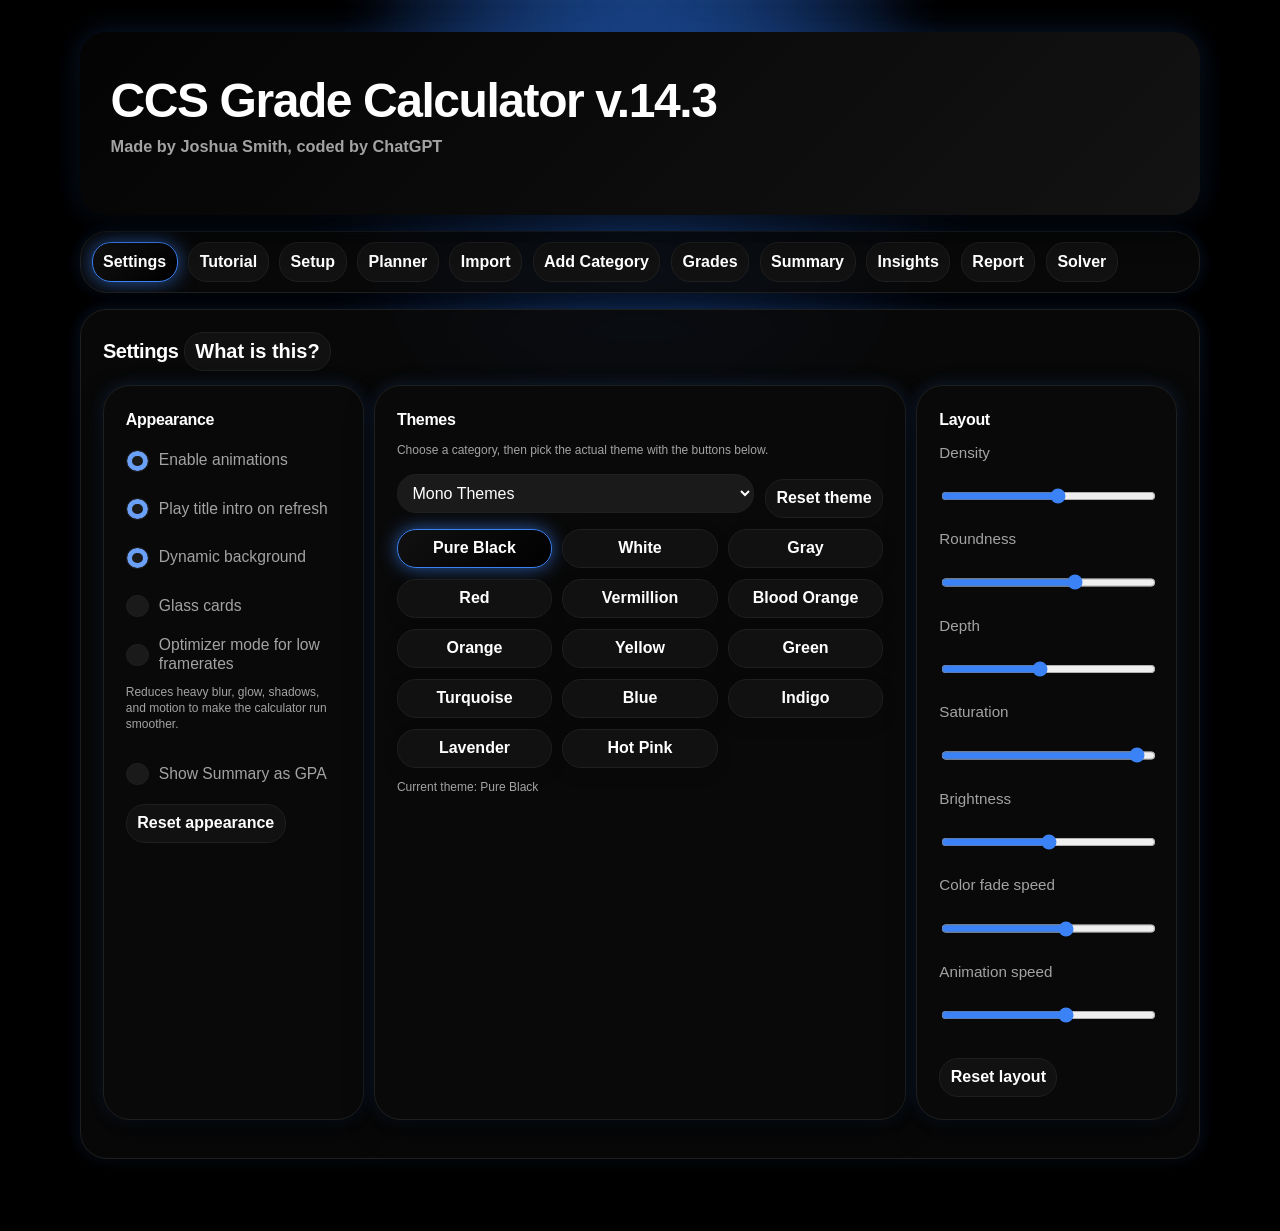
<file: index.html>
<!DOCTYPE html>
<html lang="en">
<head>
  <meta charset="UTF-8" />
  <meta name="viewport" content="width=device-width, initial-scale=1.0" />
  <title>CCS Grade Calculator v.14.3</title>
  <link rel="stylesheet" href="styles.css?v=14.3" />
  <link rel="icon" type="image/png" href="favicon.png">
</head>
<body>
  <div id="dynamicBackground" aria-hidden="true"></div>
  <div id="dynamicBackgroundFade" aria-hidden="true"></div>
  <div class="page-shell">
    <header class="hero">
      <div class="hero-top">
        <div>
          <h1 id="appTitle">CCS Grade Calculator v.14.3</h1>
          <p><strong>Made by Joshua Smith, coded by ChatGPT</strong></p>
        </div>
      </div>
    </header>

    <div class="theme-toggle-row" style="display:none;"></div>

      <div class="row" style="display:none;"><label for="themePreset"><strong>Theme preset</strong></label></div>



    <nav class="tab-bar" id="tabBar" aria-label="Sections">
      <button type="button" class="tab-btn active" data-tab-target="settings">Settings</button>
      <button type="button" class="tab-btn" data-tab-target="tutorial">Tutorial</button>
      <button type="button" class="tab-btn" data-tab-target="setup">Setup</button>
      <button type="button" class="tab-btn" data-tab-target="planner">Planner</button>
      <button type="button" class="tab-btn" data-tab-target="import">Import</button>
      <button type="button" class="tab-btn" data-tab-target="category">Add Category</button>
      <button type="button" class="tab-btn" data-tab-target="grades">Grades</button>
      <button type="button" class="tab-btn" data-tab-target="summary">Summary</button>
      <button type="button" class="tab-btn" data-tab-target="insights">Insights</button>
      <button type="button" class="tab-btn" data-tab-target="report">Report</button>
      <button type="button" class="tab-btn" data-tab-target="solver">Solver</button>
    </nav>


    

<section class="section tab-panel" data-tab="tutorial">
  <h2>Tutorial</h2>
  <div class="row">
    <button id="startTourBtn" type="button">Take a Tour</button>
    <button class="ghost-btn tutorial-btn" data-target="tourTutorial" type="button">How do I use this?</button>
  </div>
  <div id="tourTutorial" class="small subtle-box">Use Take a Tour if you want the app to guide you through each major page automatically. The tour switches tabs for you, highlights important areas, and explains what each section is for.</div>
  <p class="small">This written guide explains every major part of the calculator. Use the jump links to move around quickly, or use the tour button if you want the calculator to walk you through the app step by step.</p>

  <div class="subtle-box">
    <h3>Newer features</h3>
    <p class="small">Settings now includes theme categories, dynamic mouse-reactive backgrounds, a glass cards toggle, density/roundness/depth controls, saturation/brightness, and animation speed controls.</p>
    <p class="small">The Report tab can generate an AI-ready grade report with selected classes, missing work, corrections, upcoming grades, and best moves.</p>
    <p class="small">The Take a Tour button walks through the newer visual features, report tools, and the original grade-planning tools.</p>
  </div>


  <div class="tutorial-links">
    <a href="#tutorial-overview" class="tutorial-anchor-link">Overview</a>
    <a href="#tutorial-class-setup" class="tutorial-anchor-link">Class Setup</a>
    <a href="#tutorial-import" class="tutorial-anchor-link">Importing a Gradebook</a>
    <a href="#tutorial-categories" class="tutorial-anchor-link">Categories</a>
    <a href="#tutorial-grades" class="tutorial-anchor-link">Grades</a>
    <a href="#tutorial-corrections" class="tutorial-anchor-link">Corrections</a>
    <a href="#tutorial-insights" class="tutorial-anchor-link">Insights</a>
    <a href="#tutorial-solver" class="tutorial-anchor-link">Solver</a>
    <a href="#tutorial-report" class="tutorial-anchor-link">Report</a>
    <a href="#tutorial-planner" class="tutorial-anchor-link">Planner</a>
    <a href="#tutorial-maxgrade" class="tutorial-anchor-link">Max Possible Grade</a>
    <a href="#tutorial-themes" class="tutorial-anchor-link">Themes</a>
  </div>

  <h3 id="tutorial-overview">Overview</h3>
  <p>This calculator is built for category-weighted classes. That means different types of work, like assignments, quizzes, and tests, do not all affect your grade equally. Instead, each category has a weight, and the calculator uses those weights to figure out your real class average.</p>
  <p>If your school gradebook works with categories and percentages, this calculator is meant to copy that logic as closely as possible. It can help you understand your current grade, what is dragging it down, what future scores you need, and how much your grade could improve if you fixed missing work or corrections.</p>

  <h3 id="tutorial-class-setup">Class Setup</h3>
  <p>Use Class Setup to name the class and optionally set a goal grade. Saving the class is important because the Analyzer and Planner tools only work with saved classes.</p>
  <p><strong>What to do here:</strong> type the class name, type a goal grade if you want one, then click <strong>Save Class</strong>. If you later want to load an old class, choose it from the saved classes dropdown and click <strong>Load Selected Class</strong>.</p>
  <p><strong>Share this class</strong> creates a link for the currently loaded class. That is useful if you want to send the setup to someone else or keep a quick copy of that one class.</p>

  <h3 id="tutorial-import">Importing a Gradebook</h3>
  <p>This is the fastest way to build a class. Paste your copied gradebook text into the import box, then click the import button. The calculator will try to detect category names, weights, assignments, missing grades, and points.</p>
  <p>Missing grades are counted as zeroes, because that is how most gradebooks treat missing work until you turn it in. If your import looks wrong, check the Grades tab afterward and clean up anything unusual there.</p>
  <p>This is especially useful when you have a lot of assignments and do not want to enter everything by hand.</p>

  <h3 id="tutorial-categories">Categories</h3>
  <p>Categories are the buckets that your grades go into. Common examples are Assignments, Quizzes, and Tests. Each category has a weight that tells the calculator how important that category is to the final average.</p>
  <p>If you add categories manually, make sure the weights are realistic for your class. The calculator can still work if the weights do not add to exactly 100, but your summary will warn you if the setup looks off.</p>
  <p>When you leave the correction cap blank, the calculator can now choose smart defaults: assignments get no cap, quizzes default to 80, and tests default to 70.</p>

  <h3 id="tutorial-grades">Grades</h3>
  <p>The Grades tab is where you actually manage the class. You can add assignments, edit assignments, delete them, mark them as missing, and apply correction settings. This is also where imported grades appear after you use the import tool.</p>
  <p>Each assignment stores points earned and points possible. If you edit a missing assignment, you can now also set a late penalty to show what the assignment would realistically count for if you eventually turn it in late.</p>
  <p>If you are confused why your grade looks high or low, this is usually the first page you should check.</p>

  <h3 id="tutorial-corrections">Corrections</h3>
  <p>Corrections let you model classes where low grades can be fixed up to a certain cap. For example, a corrected quiz might only be allowed to rise to 80. Correction caps are set per category.</p>
  <p>When a grade is correction-eligible, you can turn correction on for that grade. The calculator will then use the corrected score instead of the original one. This matters in the Summary, Insights, and Planner features.</p>
  <p>Corrections are treated as opportunities to improve existing grades. Missing work is treated separately.</p>

  <h3 id="tutorial-insights">Insights</h3>
  <p>The Insights tab tries to explain your class instead of just showing numbers. It can point out what is hurting you the most, what your weakest category is, whether your current setup is risky, and what kinds of moves help most.</p>
  <p>This is the page to use when you want guidance, not just calculation. It is especially useful when your class has many assignments and you want to know what deserves attention first.</p>

  <h3 id="tutorial-solver">Solver</h3>
  <p>The Solver is for future work. Use it when you want to know what scores you need on assignments that are not graded yet.</p>
  <p><strong>Upcoming Grades</strong> lets you add future assignments one by one. You choose the category, points possible, and optional label. If your teacher drops the lowest grade in a category, you can use the drop-lowest option there too.</p>
  <p><strong>Solve</strong> estimates what scores you need across those future assignments to hit your target. This is helpful when you want to answer questions like, “What do I need on the next two quizzes to keep an A?”</p>
  <p><strong>Lowest Safe Score</strong> answers a different question: “What is the lowest score I can get on this one assignment and still stay above a chosen grade?” This is more of a safety check than a target planner.</p>

  <h3 id="tutorial-planner">Planner</h3>
  <p>The Planner looks across saved classes instead of just the one you are currently editing. It ranks the best moves you can make, like turning in a missing assignment or correcting a low grade.</p>
  <p>This is useful when you have several classes and you want to know where your time will matter most. Instead of guessing which assignment is most worth doing, the Planner compares the estimated gains for you.</p>
  <p>If a class does not show useful moves, that usually means it either has no missing work, no correctable grades, or no saved correction caps.</p>

  <h3 id="tutorial-maxgrade">Max Possible Grade</h3>
  <p>The Max Possible Grade tool is in the Planner section. It lets you choose a saved class and see the highest grade you could reach if you turned in every missing assignment, got full credit on all saved upcoming work, and used every available correction.</p>
  <p>This is a “best realistic case” tool, not a guarantee. It now also uses late penalties on missing assignments, so the result is more realistic than simply assuming every missing grade turns into a perfect score.</p>

  <h3 id="tutorial-themes">Themes</h3>
  <p>The theme dropdown changes the overall color style of the app, and the dark mode toggle changes whether you are using the light or dark version of the selected theme. Your selected theme should persist after reloads.</p>
  <p>Themes do not affect the calculations. They are only there to make the app easier or more fun to use.</p>

  <div id="tutorial-report" class="tutorial-section">
    <h3>Report</h3>
    <p>The Report tab creates a copy-ready grade report. Choose which saved classes to include, turn AI mode on if you want help from an assistant, add extra context, then generate and copy the report.</p>
  </div>

</section>
<section class="section tab-panel" data-tab="setup">
      <h2>Class Setup <button class="ghost-btn tutorial-btn" data-target="classSetupTutorial" type="button">How do I use this?</button></h2>
      <div id="classSetupTutorial" class="small subtle-box">Type a class name if you want to save it. Goal grade is optional. Save each class so the all-classes planner can use it.</div>
      <div class="row">
        <input id="className" placeholder="Class name" />
        <input id="classGoal" type="number" step="0.01" placeholder="Goal grade (optional)" />
        <button id="saveClassBtn" type="button">Save Class</button>
        <button id="loadClassBtn" class="ghost-btn" type="button">Load Selected Class</button>
        <button id="deleteClassBtn" class="danger-btn" type="button">Delete Selected Class</button>
        <select id="savedClasses"></select>
      </div>
      <div class="small">Saved locally in your browser.</div>

      <div class="share-box">
        <div class="small"><strong>Share this class</strong> — generate a link that loads the current class into the calculator.</div>
        <div class="row">
          <button id="generateShareBtn" type="button">Generate Share Link</button>
          <button id="copyShareBtn" class="ghost-btn" type="button">Copy Link</button>
          <input id="shareLinkOutput" class="share-link-output" readonly placeholder="Share link will appear here" />
        </div>
      </div>

    </section>

    
    



<section class="section tab-panel active" data-tab="settings">
  <h2>Settings <button class="ghost-btn tutorial-btn" data-target="settingsTutorial" type="button">What is this?</button></h2>
  <div id="settingsTutorial" class="small subtle-box">Visual controls live here. Pick a theme category, choose a theme, switch dark mode on or off, and customize layout/motion.</div>

  <div class="settings-grid">
    <div class="settings-card">
      <h3>Appearance</h3>
      <div class="settings-stack">
        <label class="pretty-check"><input id="animationsEnabled" type="checkbox" checked> <span>Enable animations</span></label>
        <label class="pretty-check"><input id="titleIntroEnabled" type="checkbox" checked> <span>Play title intro on refresh</span></label>
        <label class="pretty-check"><input id="dynamicBackgroundEnabled" type="checkbox" checked> <span>Dynamic background</span></label>
        <label class="pretty-check"><input id="glassCardsEnabled" type="checkbox"> <span>Glass cards</span></label>

        <label class="pretty-check"><input id="optimizerModeEnabled" type="checkbox"> <span>Optimizer mode for low framerates</span></label>
        <p class="small optimizer-note" id="optimizerNote">Reduces heavy blur, glow, shadows, and motion to make the calculator run smoother.</p>
        <label class="pretty-check"><input id="gpaModeEnabled" type="checkbox"> <span>Show Summary as GPA</span></label>
        <p class="small warning-text gpa-warning" id="gpaWarning">Warning: I am still an 8th grader and I don't really know how GPAs work yet. Keep that in mind when using this feature. Thank you :)</p>
</div>
      <button type="button" class="ghost-btn" data-settings-reset="appearance">Reset appearance</button>
    </div>

    <div class="settings-card settings-card-wide">
      <h3>Themes</h3>
      <div class="small">Choose a category, then pick the actual theme with the buttons below.</div>
      <div class="theme-select-row">
        <select id="themeCategorySelect" class="theme-select" aria-label="Theme category">
          <option value="mono">Mono Themes</option>
          <option value="mixed">Mixed Themes</option>
          <option value="gradient">Gradient Themes</option>
        </select>
        <button type="button" class="ghost-btn" data-settings-reset="theme">Reset theme</button>
      </div>

      <div id="themeButtonPanels">
        <div class="theme-button-grid theme-category-panel" data-theme-panel="mono">
          <button type="button" class="theme-preset-btn" data-theme-preset="pure-black-amoled" data-theme-category="mono">Pure Black</button>
          <button type="button" class="theme-preset-btn" data-theme-preset="white" data-theme-category="mono">White</button>
          <button type="button" class="theme-preset-btn" data-theme-preset="gray" data-theme-category="mono">Gray</button>
          <button type="button" class="theme-preset-btn" data-theme-preset="red" data-theme-category="mono">Red</button>
          <button type="button" class="theme-preset-btn" data-theme-preset="vermillion" data-theme-category="mono">Vermillion</button>
          <button type="button" class="theme-preset-btn" data-theme-preset="blood-orange" data-theme-category="mono">Blood Orange</button>
          <button type="button" class="theme-preset-btn" data-theme-preset="orange" data-theme-category="mono">Orange</button>
          <button type="button" class="theme-preset-btn" data-theme-preset="yellow" data-theme-category="mono">Yellow</button>
          <button type="button" class="theme-preset-btn" data-theme-preset="green" data-theme-category="mono">Green</button>
          <button type="button" class="theme-preset-btn" data-theme-preset="turquoise" data-theme-category="mono">Turquoise</button>
          <button type="button" class="theme-preset-btn" data-theme-preset="blue" data-theme-category="mono">Blue</button>
          <button type="button" class="theme-preset-btn" data-theme-preset="indigo" data-theme-category="mono">Indigo</button>
          <button type="button" class="theme-preset-btn" data-theme-preset="lavender" data-theme-category="mono">Lavender</button>
          <button type="button" class="theme-preset-btn" data-theme-preset="hot-pink" data-theme-category="mono">Hot Pink</button>
        </div>
        <div class="theme-button-grid theme-category-panel" data-theme-panel="mixed" hidden>
          <button type="button" class="theme-preset-btn" data-theme-preset="ocean" data-theme-category="mixed">Ocean</button>
          <button type="button" class="theme-preset-btn" data-theme-preset="royal-gold" data-theme-category="mixed">Royal Gold</button>
          <button type="button" class="theme-preset-btn" data-theme-preset="forest-sepia" data-theme-category="mixed">Forest Sepia</button>
          <button type="button" class="theme-preset-btn" data-theme-preset="cyberpunk" data-theme-category="mixed">Cyberpunk</button>
        </div>
        <div class="theme-button-grid theme-category-panel" data-theme-panel="gradient" hidden>
          <button type="button" class="theme-preset-btn" data-theme-preset="aurora" data-theme-category="gradient">Aurora</button>
          <button type="button" class="theme-preset-btn" data-theme-preset="vaporwave" data-theme-category="gradient">Vaporwave</button>
          <button type="button" class="theme-preset-btn" data-theme-preset="oil-slick" data-theme-category="gradient">Oil Slick</button>
          <button type="button" class="theme-preset-btn" data-theme-preset="holographic-glass" data-theme-category="gradient">Holographic Glass</button>
        </div>
      </div>

      <p class="small" id="currentThemeLabel">Current theme: Pure Black</p>
    </div>

    <div class="settings-card">
      <h3>Layout</h3>
      <div class="settings-stack">
        <label>Density</label>
        <input id="densitySlider" type="range" min="0" max="100" value="55">

        <label>Roundness</label>
        <input id="roundnessSlider" type="range" min="0" max="100" value="65">

        <label>Depth</label>
        <input id="depthSlider" type="range" min="0" max="100" value="45">

        <label>Saturation</label>
        <input id="saturationSlider" type="range" min="0" max="100" value="100">

        <label>Brightness</label>
        <input id="brightnessSlider" type="range" min="70" max="130" value="100">

        <label>Color fade speed</label>
        <input id="colorFadeSpeedSlider" type="range" min="0" max="100" value="60">

        <label>Animation speed</label>
        <input id="animationSpeedSlider" type="range" min="0" max="100" value="60">

        <button type="button" class="ghost-btn" data-settings-reset="layout">Reset layout</button>
      </div>
    </div>
  </div>
</section>





    <section class="section tab-panel" data-tab="planner">
      <h2>All Classes Planner
<div style="margin-top:12px; margin-bottom:12px; border:1px solid var(--line); background:var(--card-2); padding:12px; border-radius:14px;">
  <div class="row">
    <label><strong>Max possible grade by class <button class="ghost-btn tutorial-btn" data-target="plannerMaxGradeTutorial" type="button">What is this?</button></strong></label>
    <select id="analyzerClassSelect"></select>
    <button id="analyzerMaxGradeBtn">Calculate</button>
  </div>
  <div id="analyzerMaxGradeOutput" class="small" style="margin-top:8px;"></div>
  <div id="plannerMaxGradeTutorial" class="small subtle-box">This shows the highest grade you could reach in a saved class if you turned in every missing assignment and used every possible correction.</div>
</div> <button class="ghost-btn tutorial-btn" data-target="plannerTutorial" type="button">What is this?</button></h2>
      <div class="subtle-box" style="margin-top:12px; margin-bottom:12px;">
        <div class="row">
          <label for="analyzerClassSelect"><strong>Max possible grade by class <button class="ghost-btn tutorial-btn" data-target="plannerMaxGradeTutorial" type="button">What is this?</button></strong></label>
          <select id="analyzerClassSelect"></select>
          <button id="analyzerMaxGradeBtn" type="button">Calculate</button>
        </div>
        <div class="small">Choose a saved class to see the highest grade you could reach if you turned in every missing assignment, got full credit on all saved upcoming work, and used every possible correction.</div>
        <div id="analyzerMaxGradeOutput" class="small" style="margin-top:8px;"></div>
      </div>
      <div id="plannerTutorial" class="small subtle-box">This scans your saved classes and shows the best missing assignments and corrections to raise grades. It uses assignment names and saved goal grades when available.</div>
      <div class="row">
        <button id="analyzeAllClassesBtn" type="button">Analyze Saved Classes</button>
      </div>
      <div class="small">Nothing showing up? Try setting the correction cap in each of your categories in the grades tab.</div>

      <div id="allClassesOutput"></div>
    </section>

    <section class="section tab-panel" data-tab="import">
      <h2>Paste Gradebook Import <button class="ghost-btn tutorial-btn" data-target="pasteImportTutorial" type="button">How do I use this?</button></h2>
      <div id="pasteImportTutorial" class="small subtle-box">Paste your gradebook exactly how it copies from your school page. Missing grades count as zeroes. Importing replaces your current categories and grades.</div>
      <div class="row">
        <textarea id="gradebookPaste" class="full-width" placeholder="Paste your gradebook here"></textarea>
      </div>
      <div class="row">
        <button id="importGradebookBtn" type="button">Import Pasted Gradebook</button>
      </div>
      <div id="pasteImportOutput" class="small"></div>
    </section>

    <section class="section tab-panel" data-tab="category">
      <h2>Add Category <button class="ghost-btn tutorial-btn" data-target="addCategoryTutorial" type="button">How do I use this?</button></h2>
      <div id="addCategoryTutorial" class="small subtle-box">Make one category for each type of grade. Set the weight, and if needed, a correction cap percent for that category. Grades below 70 are not correctable.</div>
      <div class="row">
        <input id="categoryName" placeholder="Category name" />
        <input id="categoryWeight" type="number" step="0.01" placeholder="Weight %" />
        <input id="categoryCorrectionCap" type="number" step="0.01" placeholder="Correction cap % (optional)" />
        <button id="addCategoryBtn" type="button">Add Category</button>
      </div>
      <div id="weightStatus"></div>
    </section>

    <section class="section tab-panel" data-tab="grades">
      <h2>Categories <button class="ghost-btn tutorial-btn" data-target="categoriesTutorial" type="button">How do I use this?</button></h2>
      <div id="categoriesTutorial" class="small subtle-box">This shows all your categories and assignments. You can add assignment names, correct eligible grades, edit or delete grades, and change category rules.</div>
      <div id="categoriesContainer"></div>
    </section>

    <section class="section tab-panel" data-tab="summary">
      <h2>Current Grade Summary <button class="ghost-btn tutorial-btn" data-target="currentSummaryTutorial" type="button">What is this?</button></h2>
      <div id="currentSummaryTutorial" class="small subtle-box">This shows your current grade, your letter grade, and how each category is affecting your grade.</div>
      <div id="currentSummary"></div>
    </section>

    <section class="section tab-panel" data-tab="insights">
      <h2>Insights & Warnings <button class="ghost-btn tutorial-btn" data-target="insightsTutorial" type="button">What is this?</button></h2>
      <div id="insightsTutorial" class="small subtle-box">This section shows what is hurting your grade the most, whether common grade targets are still reachable, and warnings about risky scores.</div>
      <div class="row"><select id="insightsClassSelect"></select></div>
      <div id="insightsOutput"></div>
    </section>

    
<section class="section tab-panel" data-tab="report">
  <h2>Grade Report</h2>
  <p class="small">Generate a copy-ready report for yourself, a parent, a teacher, or an AI assistant. The report uses saved classes plus the current class.</p>

  <div class="settings-grid report-controls-grid">
    <div class="settings-card">
      <h3>Classes to include</h3>
      <div class="small">Save classes first if you want them to appear here.</div>
      <div id="reportClassChecklist" class="report-checklist"></div>
      <div class="row">
        <button type="button" class="ghost-btn" id="reportSelectAllBtn">Select all</button>
        <button type="button" class="ghost-btn" id="reportClearAllBtn">Clear all</button>
      </div>
    </div>

    <div class="settings-card">
      <h3>Report settings</h3>
      <div class="settings-stack">
        <label class="pretty-check"><input id="reportIncludeCurrent" type="checkbox" checked> <span>Include current unsaved class</span></label>
        <label class="pretty-check"><input id="reportAiMode" type="checkbox" checked> <span>Full AI mode</span></label>
        <label class="pretty-check"><input id="reportIncludeAssignments" type="checkbox" checked> <span>Include assignments</span></label>
        <label class="pretty-check"><input id="reportIncludeMissing" type="checkbox" checked> <span>Include missing work</span></label>
        <label class="pretty-check"><input id="reportIncludeCorrections" type="checkbox" checked> <span>Include possible corrections</span></label>
        <label class="pretty-check"><input id="reportIncludeUpcoming" type="checkbox" checked> <span>Include upcoming grades</span></label>
        <label class="pretty-check"><input id="reportIncludeBestMoves" type="checkbox" checked> <span>Include best moves / max grade plan</span></label>
      </div>
    </div>

    <div class="settings-card settings-card-wide">
      <h3>Extra context for AI mode</h3>
      <p class="small">Optional. Add details like deadlines, energy level, teacher rules, what you want help with, or what kind of plan you need.</p>
      <textarea id="reportExtraContext" rows="5" placeholder="Example: I have low motivation and can only work in 10-minute chunks. I want the easiest plan to raise my grades first."></textarea>
    </div>
  </div>

  <div class="row">
    <button type="button" id="generateReportBtn">Generate Report</button>
    <button type="button" class="ghost-btn" id="copyReportBtn">Copy Report</button>
    <button type="button" class="ghost-btn" id="clearReportBtn">Clear</button>
  </div>

  <textarea id="gradeReportOutput" class="report-output" rows="22" placeholder="Your report will appear here."></textarea>
</section>

<section class="section tab-panel" data-tab="solver">
      <h2>Target / Future Grade Solver <button class="ghost-btn tutorial-btn" data-target="solverTutorial" type="button">How do I use this?</button></h2>
      <div id="solverTutorial" class="small subtle-box">Use this to see what grades you need in the future. Add upcoming grades, then click Solve.</div>
      <div class="row">
        <input id="targetGrade" type="number" step="0.01" placeholder="Target overall grade" />
      </div>

      <h3>Upcoming Grades <button class="ghost-btn tutorial-btn" data-target="upcomingTutorial" type="button">How do I use this?</button></h3>
      <div id="upcomingTutorial" class="small subtle-box">Add a slot for each future grade. Choose its category, points possible, and optional name. You can also check Drop lowest in category if the new grade would replace the lowest grade there. If a saved upcoming assignment has effectively become missing, use the Missing option so the max-grade tool does not assume you will get 100% on it.</div>
      <div class="row">
        <label for="upcomingCategory"><strong>Category</strong></label>
        <select id="upcomingCategory"></select>
        <input id="upcomingPoints" type="number" step="0.01" placeholder="Points possible" />
        <input id="upcomingLabel" placeholder="Assignment name (optional)" />
        <label><input id="upcomingDropLowest" type="checkbox" /> Drop lowest in category</label>
                <label for="upcomingLatePenalty"><strong>Late penalty</strong></label>
        <select id="upcomingLatePenalty">
          <option value="1">On time (no penalty)</option>
          <option value="0.9">1 day late (-10%)</option>
          <option value="0.8">2 days late (-20%)</option>
          <option value="0.65">3+ days late (-35%)</option>
          <option value="0">Unredeemable (0%)</option>
        </select>
        <button id="addUpcomingBtn" type="button">Add Upcoming Grade Slot</button>
        <button id="clearUpcomingBtn" class="ghost-btn" type="button">Clear Upcoming Slots</button>
      </div>
      <div id="upcomingList"></div>
      <div class="row">
        <button id="solveBtn" type="button">Solve</button>
      </div>

      <h3>Lowest Safe Score <button class="ghost-btn tutorial-btn" data-target="lowestSafeTutorial" type="button">How do I use this?</button></h3>
      <div id="lowestSafeTutorial" class="small subtle-box">Use this to find the lowest score you can get on one future grade without your class grade dropping below a target.</div>
      <div class="row">
        <label for="safeCategory"><strong>Category</strong></label>
        <select id="safeCategory"></select>
        <input id="safePoints" type="number" step="0.01" placeholder="Points possible" />
        <label><input id="safeDropLowest" type="checkbox" /> Drop lowest in category</label>
        <input id="safeTarget" type="number" step="0.01" placeholder="Minimum class grade to stay above" />
        <button id="findSafeBtn" type="button">Find Lowest Safe Score</button>
      </div>
      <div id="lowestSafeOutput"></div>

      <h3>Solver Results <button class="ghost-btn tutorial-btn" data-target="solverResultsTutorial" type="button">What is this?</button></h3>
      <div id="solverResultsTutorial" class="small subtle-box">This shows your results. It includes best case, worst case, what you need on each grade, and example score combinations.</div>
      <div id="solverOutput"></div>
    </section>
  </div>

  
  <script>
    window.__CCS_DIAG__ = { htmlLoaded: true, jsLoaded: false, bindingsLoaded: false, themeLoaded: false };
  </script>

  <script src="script.js?v=14.3"></script>
  <canvas id="confettiCanvas"></canvas>
  <div id="toastContainer"></div>

  <div id="tourOverlay" class="tour-overlay" aria-hidden="true">
    <div class="tour-backdrop"></div>
    <div id="tourCard" class="tour-card" role="dialog" aria-modal="true" aria-label="Guided tour">
      <div class="tour-step">Step <span id="tourStepNumber">1</span> of <span id="tourStepTotal">1</span></div>
      <h3 id="tourTitle">Tour</h3>
      <p id="tourText">Welcome.</p>
      <div class="tour-actions">
        <button id="tourBackBtn" type="button" class="ghost-btn">Back</button>
        <button id="tourNextBtn" type="button">Next</button>
        <button id="tourSkipBtn" type="button" class="ghost-btn">Skip</button>
      </div>
    </div>
  </div>


<div id="undoToast" class="undo-toast" style="display:none;">
  <span id="undoToastText">Deleted.</span>
  <button id="undoDeleteBtn" type="button">Undo delete</button>
</div>
</body>
</html>
</file>
<file: styles.css>
:root {
  --bg: #eef3f8;
  --card: #ffffff;
  --card-2: #f8fbff;
  --text: #17212b;
  --muted: #5f6b7a;
  --line: #d7e0ea;
  --accent: #2f6fed;
  --accent-2: #1f57c8;
  --good: #18794e;
  --warn: #b54708;
  --danger: #b42318;
  --shadow: 0 10px 30px rgba(23, 33, 43, 0.08);
  --radius: 18px;
}
* { box-sizing: border-box; }
body {
  font-family: Arial, sans-serif;
  margin: 0;
  padding: 32px 18px 56px;
  background: linear-gradient(180deg, var(--card-2) 0%, var(--bg) 100%);
  color: var(--text);
  line-height: 1.45;
}
.page-shell { max-width: 1120px; margin: 0 auto; }

.hero h1 { margin: 0 0 6px; font-size: 2rem; letter-spacing: -0.03em; }
.hero p { margin: 0; color: var(--muted); font-size: 0.98rem; }
.hero-top { display: flex; align-items: center; justify-content: space-between; gap: 12px; }
.theme-toggle-row { display: flex; justify-content: flex-end; margin: -4px 0 16px; }
.theme-toggle { min-width: 130px; }
.section {
  background: var(--card);
  border: 1px solid var(--line);
  border-radius: var(--radius);
  padding: 18px;
  margin-bottom: 16px;
  box-shadow: var(--shadow);
}
.section h2, .section h3, .section h4 { margin-top: 0; margin-bottom: 10px; letter-spacing: -0.02em; }
.section h2 { font-size: 1.25rem; }
.section h3 { font-size: 1rem; margin-top: 18px; }
.row { display: flex; gap: 10px; flex-wrap: wrap; align-items: center; margin-bottom: 10px; }
.grid-two { display: grid; grid-template-columns: repeat(2, minmax(0,1fr)); gap: 12px; }
.insight-grid { display: grid; grid-template-columns: repeat(auto-fit, minmax(220px,1fr)); gap: 12px; margin-top: 10px; }
.insight-card {
  border: 1px solid var(--line);
  background: var(--card-2);
  border-radius: 16px;
  padding: 14px;
}
.insight-card h4 { margin: 0 0 6px; font-size: 0.98rem; }
.mini-text { font-size: 0.9rem; color: var(--muted); }
.sparkline-wrap {
  border: 1px solid var(--line);
  border-radius: 16px;
  background: white;
  padding: 10px;
  margin-top: 12px;
}
.sparkline-labels {
  display: flex;
  justify-content: space-between;
  font-size: 12px;
  color: var(--muted);
  margin-top: 4px;
}
input, select, button, textarea { font: inherit; border-radius: 12px; }
input, select, textarea {
  border: 1px solid var(--line);
  background: #fff;
  color: var(--text);
  padding: 10px 12px;
  min-height: 42px;
  transition: border-color 0.15s ease, box-shadow 0.15s ease;
}
input:focus, select:focus, textarea:focus {
  outline: none;
  border-color: rgba(47, 111, 237, 0.65);
  box-shadow: 0 0 0 4px rgba(47, 111, 237, 0.12);
}
button {
  border: 1px solid transparent;
  background: var(--accent);
  color: white;
  padding: 10px 14px;
  min-height: 42px;
  font-weight: 600;
  transition: transform 0.12s ease, background 0.15s ease, box-shadow 0.15s ease;
  box-shadow: 0 6px 18px rgba(0, 0, 0, 0.12);
  cursor: pointer;
}
button:hover {
  background: var(--accent-2);
  transform: translateY(-1px);
}
button:active {
  transform: scale(0.97);
}
.ghost-btn { background: transparent; color: var(--text); border-color: var(--line); box-shadow: none; }
.danger-btn { background: var(--danger); box-shadow: 0 6px 18px rgba(180, 35, 24, 0.18); }
label { color: var(--muted); font-size: 0.95rem; }
.category {
  border: 1px solid var(--line);
  padding: 14px;
  margin-top: 12px;
  background: var(--card-2);
  border-radius: 16px;
}
.grade-list { display: grid; gap: 8px; margin-top: 10px; }
.grade-card { border: 1px solid var(--line); background: white; border-radius: 14px; padding: 10px 12px; }
.grade-title { font-weight: 700; margin-bottom: 4px; }
.grade-meta { font-size: 0.92rem; color: var(--muted); margin-bottom: 8px; }
.warning { color: var(--warn); font-weight: 700; }
.good { color: var(--good); font-weight: 700; }
.bad { color: var(--danger); font-weight: 700; }
.small { font-size: 12px; color: var(--muted); }
.pill {
  display: inline-flex; align-items: center; gap: 6px; border: 1px solid var(--line);
  background: white; border-radius: 999px; padding: 6px 10px; font-size: 0.88rem;
}
table {
  border-collapse: separate; border-spacing: 0; width: 100%; margin-top: 10px;
  overflow: hidden; border: 1px solid var(--line); border-radius: 16px; background: white;
}
th, td { border-bottom: 1px solid var(--line); padding: 10px 12px; text-align: left; vertical-align: top; font-size: 0.95rem; }
th { background: #f6f9fd; font-weight: 700; }
tr:last-child td { border-bottom: none; }
.subtle-box {
  border: 1px solid var(--line);
  background: #f8fbff;
  padding: 10px 12px;
  margin-bottom: 10px;
  display: none;
  border-radius: 14px;
}
.full-width { width: 100%; }
#gradebookPaste { min-height: 200px; }
body.dark {
  background: linear-gradient(180deg, var(--card-2) 0%, var(--bg) 100%);
}
body.dark { background: linear-gradient(180deg, #0b1320 0%, var(--bg) 100%); }
body.dark .hero {
  background: var(--card) !important;
  color: var(--text) !important;
  box-shadow: var(--shadow) !important;
}
body.dark input, body.dark select, body.dark textarea, body.dark .grade-card, body.dark table, body.dark .pill, body.dark .subtle-box, body.dark .sparkline-wrap {
  background: #13202d; color: var(--text);
}
body.dark .insight-card { background: #13202d; }
body.dark th { background: #1a2a39; }
@media (max-width: 760px) {
  body { padding: 18px 10px 34px; }
  .hero { padding: 20px 16px; }
  .section { padding: 14px; }
  .hero h1 { font-size: 1.6rem; }
  input, select, textarea, button { width: 100%; }
  .row, .grid-two { align-items: stretch; grid-template-columns: 1fr; }
  .theme-toggle-row { justify-content: stretch; }
  .theme-toggle { width: 100%; }
}


body.dark .section,
body.dark .category,
body.dark .hero,
body.dark .sparkline-wrap,
body.dark .insight-card,
body.dark table,
body.dark .grade-card,
body.dark .pill,
body.dark .subtle-box {
  color: var(--text);
}

body.dark .ghost-btn {
  color: var(--text);
  border-color: var(--line);
  background: transparent;
}

body.dark .mini-text,
body.dark .small,
body.dark .grade-meta,
body.dark .hero p,
body.dark label,
body.dark .sparkline-labels {
  color: var(--muted);
}

body.dark svg {
  color: var(--text);
}

body.dark #insightsOutput p,
body.dark #currentSummary p,
body.dark #solverOutput p,
body.dark #lowestSafeOutput p,
body.dark #allClassesOutput p {
  color: var(--text);
}


.tab-nav {
  display: flex;
  gap: 10px;
  flex-wrap: wrap;
  margin: 0 0 16px;
  padding: 10px;
  border: 1px solid var(--line);
  background: var(--card);
  border-radius: 18px;
  box-shadow: var(--shadow);
}

.tab-btn {
  min-height: 38px;
  box-shadow: none;
  flex: 0 0 auto;
  white-space: nowrap;
}

.tab-btn.active {
  background: var(--accent);
  color: white;
  border-color: transparent;
  box-shadow: 0 6px 18px rgba(47, 111, 237, 0.2);
}

.tab-panel { display: none; }

.tab-panel.active { display: block; }

body.dark .tab-nav {
  background: var(--card);
}

body.dark .tab-btn {
  min-height: 38px;
  box-shadow: none;
  flex: 0 0 auto;
  white-space: nowrap;
}

body.dark .tab-btn.active {
  background: var(--accent);
  color: white;
}

@media (max-width: 760px) {
  .tab-nav {
    padding: 8px;
  }
}

.subtext{font-size:12px;color:var(--muted);margin-top:4px;}


#diagnosticBox p { margin: 6px 0; }
#diagnosticSection { border: 2px dashed var(--line); }


.tab-bar {
  display: flex;
  gap: 8px;
  flex-wrap: nowrap;
  overflow-x: auto;
  margin: 0 0 16px;
  padding: 8px;
  border: 1px solid var(--line);
  border-radius: 16px;
  background: var(--card);
  box-shadow: var(--shadow);
  scrollbar-width: thin;
}
.tab-btn {
  min-height: 38px;
  box-shadow: none;
  flex: 0 0 auto;
  white-space: nowrap;
}
.tab-btn.active {
  background: var(--accent-2);
}
.tab-panel { display: none; }
.tab-panel.active { display: block; }
body.dark .tab-bar {
  display: flex;
  gap: 8px;
  flex-wrap: nowrap;
  overflow-x: auto;
  margin: 0 0 16px;
  padding: 8px;
  border: 1px solid var(--line);
  border-radius: 16px;
  background: var(--card);
  box-shadow: var(--shadow);
  scrollbar-width: thin;
}


.tab-bar::-webkit-scrollbar {
  height: 8px;
}
.tab-bar::-webkit-scrollbar-thumb {
  background: rgba(0,0,0,0.18);
  border-radius: 999px;
}
body.dark .tab-bar::-webkit-scrollbar-thumb {
  background: rgba(255,255,255,0.2);
}

.tab-btn.active { background: var(--accent-2); }

.tutorial-links {
  display: flex;
  flex-wrap: wrap;
  gap: 8px;
  margin: 12px 0 18px;
}
.tutorial-links a {
  display: inline-block;
  padding: 8px 10px;
  border: 1px solid var(--line);
  border-radius: 999px;
  background: var(--card-2);
  color: var(--text);
  text-decoration: none;
  font-size: 0.92rem;
}
.tutorial-links a:hover {
  text-decoration: underline;
}


.tutorial-guide-box {
  border: 1px solid var(--line);
  background: var(--card-2);
  border-radius: 16px;
  padding: 14px;
  margin: 12px 0 18px;
}
.tutorial-actions {
  display: flex;
  flex-wrap: wrap;
  gap: 8px;
  margin-top: 8px;
}
.tutorial-jump-btn {
  min-height: 38px;
}
.tutorial-step-card {
  border: 1px solid var(--line);
  background: var(--card-2);
  border-radius: 14px;
  padding: 12px;
  margin: 10px 0 18px;
}
.guide-highlight {
  outline: 3px solid rgba(47, 111, 237, 0.55);
  box-shadow: 0 0 0 8px rgba(47, 111, 237, 0.12);
  transition: box-shadow 0.2s ease, outline 0.2s ease;
}
body.dark .guide-highlight {
  outline-color: rgba(92, 147, 255, 0.7);
  box-shadow: 0 0 0 8px rgba(92, 147, 255, 0.18);
}

.share-box {
  border: 1px solid var(--line);
  background: var(--card-2);
  border-radius: 14px;
  padding: 12px;
  margin-top: 10px;
}
.share-link-output {
  min-width: 320px;
  flex: 1 1 320px;
}
.clutch-list {
  margin: 8px 0 0 18px;
}
.clutch-list li {
  margin-bottom: 6px;
}

:root {
  --grade-a: #1f8f5f;
  --grade-b: #2f6fed;
  --grade-c: #c59112;
  --grade-d: #c4671a;
  --grade-f: #b42318;
  --theme-accent-bg: transparent;
}
body.theme-ccs {
  --bg: #f7f5f4;            /* off white */
  --card: #ffffff;
  --card-2: #f2f0ef;
  --text: #1b2a4a;          /* navy (visible blue) */
  --muted: #5f6b85;
  --line: #e2dcda;

  --accent: #9b2c2c;        /* red */
  --accent-2: #7f1d1d;

  --good: #1f8f5f;
  --warn: #c59112;
  --danger: #b42318;

  --shadow: 0 10px 25px rgba(0,0,0,0.06);
}
.grade-big-card {
  border: 1px solid var(--line);
  background: linear-gradient(135deg, var(--card-2) 0%, var(--card) 100%);
  border-radius: 18px;
  padding: 18px;
  margin-bottom: 14px;
}
.grade-big-number {
  font-size: 3rem;
  line-height: 1;
  font-weight: 800;
  letter-spacing: -0.04em;
}
.grade-big-sub {
  margin-top: 8px;
  color: var(--muted);
  font-size: 0.95rem;
}
.grade-color-a { color: var(--grade-a); }
.grade-color-b { color: var(--grade-b); }
.grade-color-c { color: var(--grade-c); }
.grade-color-d { color: var(--grade-d); }
.grade-color-f { color: var(--grade-f); }
.progress-track {
  width: 100%;
  height: 10px;
  border-radius: 999px;
  background: rgba(0,0,0,0.08);
  overflow: hidden;
  margin-top: 6px;
}
.progress-fill {
  height: 100%;
  border-radius: 999px;
  transition: width 0.35s ease;
}
.progress-fill.grade-a { background: var(--grade-a); }
.progress-fill.grade-b { background: var(--grade-b); }
.progress-fill.grade-c { background: var(--grade-c); }
.progress-fill.grade-d { background: var(--grade-d); }
.progress-fill.grade-f { background: var(--grade-f); }
.tab-panel {
  transform: scale(0.99);
  opacity: 0;
}
.tab-panel.active {
  opacity: 1;
  transform: scale(1);
  transition: opacity 0.18s ease, transform 0.18s ease;
}
.section, .category, .insight-card, .grade-card, .hero, .share-box, .tutorial-guide-box, .tutorial-step-card, .sparkline-wrap, .subtle-box {
  transition: transform 0.16s ease, box-shadow 0.16s ease, border-color 0.16s ease;
}
.section:hover, .category:hover, .insight-card:hover, .grade-card:hover, .share-box:hover {
  transform: translateY(-1px);
}
button:hover {
  box-shadow: 0 8px 22px rgba(47,111,237,0.24);
}
button:active {
  transform: scale(0.97);
}
#toastContainer {
  position: fixed;
  top: 16px;
  right: 16px;
  z-index: 9999;
  display: grid;
  gap: 8px;
}
.toast {
  min-width: 220px;
  max-width: 340px;
  padding: 12px 14px;
  border-radius: 14px;
  border: 1px solid var(--line);
  background: var(--card);
  box-shadow: var(--shadow);
  color: var(--text);
  animation: toastIn 0.22s ease;
}
.toast.success {
  border-color: rgba(31,143,95,0.35);
}
@keyframes toastIn {
  from { opacity: 0; transform: translateY(-8px) scale(0.98); }
  to { opacity: 1; transform: translateY(0) scale(1); }
}
#confettiCanvas {
  position: fixed;
  inset: 0;
  pointer-events: none;
  z-index: 9998;
}





/* Theme presets */
body.theme-lime {
  --bg: #f6fbef;
  --card: #ffffff;
  --card-2: #eef7df;
  --text: #24361a;
  --muted: #60724f;
  --line: #d7e6bf;
  --accent: #83c441;
  --accent-2: #67a62d;
  --good: #3b944d;
  --warn: #b68b18;
  --danger: #b53a2d;
  --shadow: 0 10px 25px rgba(88, 118, 50, 0.10);
}
body.dark.theme-lime {
  --bg: #16200f;
  --card: #1f2a17;
  --card-2: #26351d;
  --text: #f4f8eb;
  --muted: #b8c8aa;
  --line: #415234;
  --accent: #8fd14d;
  --accent-2: #72b438;
}
body.theme-lime .hero {
  background: linear-gradient(135deg, #ecf6dd 0%, #f8fcf2 100%);
}
body.dark.theme-lime .hero {
  background: linear-gradient(135deg, #2d3d1f 0%, #1f2a17 100%);
}



body.theme-pink {
  --bg: #fff6fb;
  --card: #ffffff;
  --card-2: #fdebf5;
  --text: #4c2341;
  --muted: #87677c;
  --line: #f0cfe0;
  --accent: #e55fa2;
  --accent-2: #c94888;
  --good: #2d9c67;
  --warn: #c58d1f;
  --danger: #c73752;
  --shadow: 0 10px 25px rgba(181, 79, 137, 0.10);
}
body.dark.theme-pink {
  --bg: #26141f;
  --card: #341c2b;
  --card-2: #402336;
  --text: #fff2f8;
  --muted: #dfbfd2;
  --line: #634257;
  --accent: #ef78b6;
  --accent-2: #d75a9d;
}
body.theme-pink .hero {
  background: linear-gradient(135deg, #ffe6f2 0%, #fff7fb 100%);
}
body.dark.theme-pink .hero {
  background: linear-gradient(135deg, #4a2840 0%, #341c2b 100%);
}



body.theme-ocean {
  --bg: #f2f8fc;
  --card: #ffffff;
  --card-2: #e8f3fa;
  --text: #16344c;
  --muted: #5f7890;
  --line: #cddfeb;
  --accent: #2f8bd7;
  --accent-2: #1f6fb3;
  --good: #1c8b73;
  --warn: #c08a1d;
  --danger: #c24b42;
  --shadow: 0 10px 25px rgba(47, 111, 179, 0.10);
}
body.dark.theme-ocean {
  --bg: #101d28;
  --card: #172835;
  --card-2: #1d3344;
  --text: #eef8ff;
  --muted: #b7ccd9;
  --line: #365064;
  --accent: #4ea4eb;
  --accent-2: #3689cc;
}
body.theme-ocean .hero {
  background: linear-gradient(135deg, #e6f3fb 0%, #f8fcff 100%);
}
body.dark.theme-ocean .hero {
  background: linear-gradient(135deg, #23435a 0%, #172835 100%);
}




body.dark:not(.theme-lime):not(.theme-pink):not(.theme-ocean):not(.theme-sunset):not(.theme-lavender):not(.theme-mint):not(.theme-gold):not(.theme-grape):not(.theme-rose):not(.theme-sky):not(.theme-forest):not(.theme-coral):not(.theme-mono) {
  --bg: #0f1722;
  --card: #182331;
  --card-2: #1c2a39;
  --text: #e9f1fb;
  --muted: #a9b7c8;
  --line: #2b3b4d;
  --accent: #5c93ff;
  --accent-2: #4f84ee;
  --good: #41c784;
  --warn: #ffb454;
  --danger: #ff6b6b;
  --shadow: 0 12px 32px rgba(0, 0, 0, 0.28);
}

body.dark:not(.theme-lime):not(.theme-pink):not(.theme-ocean):not(.theme-sunset):not(.theme-lavender):not(.theme-mint):not(.theme-gold):not(.theme-grape):not(.theme-rose):not(.theme-sky):not(.theme-forest):not(.theme-coral):not(.theme-mono) .hero {
  background: linear-gradient(135deg, #182434 0%, #14202d 100%);
}

body.dark:not(.theme-lime):not(.theme-pink):not(.theme-ocean):not(.theme-sunset):not(.theme-lavender):not(.theme-mint):not(.theme-gold):not(.theme-grape):not(.theme-rose):not(.theme-sky):not(.theme-forest):not(.theme-coral):not(.theme-mono) input,
body.dark:not(.theme-lime):not(.theme-pink):not(.theme-ocean):not(.theme-sunset):not(.theme-lavender):not(.theme-mint):not(.theme-gold):not(.theme-grape):not(.theme-rose):not(.theme-sky):not(.theme-forest):not(.theme-coral):not(.theme-mono) select,
body.dark:not(.theme-lime):not(.theme-pink):not(.theme-ocean):not(.theme-sunset):not(.theme-lavender):not(.theme-mint):not(.theme-gold):not(.theme-grape):not(.theme-rose):not(.theme-sky):not(.theme-forest):not(.theme-coral):not(.theme-mono) textarea,
body.dark:not(.theme-lime):not(.theme-pink):not(.theme-ocean):not(.theme-sunset):not(.theme-lavender):not(.theme-mint):not(.theme-gold):not(.theme-grape):not(.theme-rose):not(.theme-sky):not(.theme-forest):not(.theme-coral):not(.theme-mono) .grade-card,
body.dark:not(.theme-lime):not(.theme-pink):not(.theme-ocean):not(.theme-sunset):not(.theme-lavender):not(.theme-mint):not(.theme-gold):not(.theme-grape):not(.theme-rose):not(.theme-sky):not(.theme-forest):not(.theme-coral):not(.theme-mono) table,
body.dark:not(.theme-lime):not(.theme-pink):not(.theme-ocean):not(.theme-sunset):not(.theme-lavender):not(.theme-mint):not(.theme-gold):not(.theme-grape):not(.theme-rose):not(.theme-sky):not(.theme-forest):not(.theme-coral):not(.theme-mono) .pill,
body.dark:not(.theme-lime):not(.theme-pink):not(.theme-ocean):not(.theme-sunset):not(.theme-lavender):not(.theme-mint):not(.theme-gold):not(.theme-grape):not(.theme-rose):not(.theme-sky):not(.theme-forest):not(.theme-coral):not(.theme-mono) .subtle-box,
body.dark:not(.theme-lime):not(.theme-pink):not(.theme-ocean):not(.theme-sunset):not(.theme-lavender):not(.theme-mint):not(.theme-gold):not(.theme-grape):not(.theme-rose):not(.theme-sky):not(.theme-forest):not(.theme-coral):not(.theme-mono) .sparkline-wrap,
body.dark:not(.theme-lime):not(.theme-pink):not(.theme-ocean):not(.theme-sunset):not(.theme-lavender):not(.theme-mint):not(.theme-gold):not(.theme-grape):not(.theme-rose):not(.theme-sky):not(.theme-forest):not(.theme-coral):not(.theme-mono) .section,
body.dark:not(.theme-lime):not(.theme-pink):not(.theme-ocean):not(.theme-sunset):not(.theme-lavender):not(.theme-mint):not(.theme-gold):not(.theme-grape):not(.theme-rose):not(.theme-sky):not(.theme-forest):not(.theme-coral):not(.theme-mono) .category,
body.dark:not(.theme-lime):not(.theme-pink):not(.theme-ocean):not(.theme-sunset):not(.theme-lavender):not(.theme-mint):not(.theme-gold):not(.theme-grape):not(.theme-rose):not(.theme-sky):not(.theme-forest):not(.theme-coral):not(.theme-mono) .insight-card {
  background: #13202d;
  color: var(--text);
}

body.dark:not(.theme-lime):not(.theme-pink):not(.theme-ocean):not(.theme-sunset):not(.theme-lavender):not(.theme-mint):not(.theme-gold):not(.theme-grape):not(.theme-rose):not(.theme-sky):not(.theme-forest):not(.theme-coral):not(.theme-mono) th {
  background: #1a2a39;
}


.tour-overlay {
  position: fixed;
  inset: 0;
  z-index: 10000;
  display: none;
}
.tour-overlay.active {
  display: block;
}
.tour-backdrop {
  position: absolute;
  inset: 0;
  background: rgba(10, 14, 22, 0.58);
}
.tour-card {
  position: fixed;
  max-width: 360px;
  width: min(360px, calc(100vw - 24px));
  background: var(--card);
  color: var(--text);
  border: 1px solid var(--line);
  border-radius: 18px;
  box-shadow: var(--shadow);
  padding: 16px;
  z-index: 10002;
}
.tour-step {
  font-size: 12px;
  color: var(--muted);
  margin-bottom: 6px;
}
.tour-actions {
  display: flex;
  gap: 8px;
  justify-content: flex-end;
  margin-top: 14px;
}
.tour-highlight {
  position: relative;
  z-index: 10001 !important;
  box-shadow: 0 0 0 4px rgba(92, 147, 255, 0.35), 0 0 0 10px rgba(92, 147, 255, 0.14) !important;
  border-radius: 14px !important;
}
body.theme-pink .tour-highlight {
  box-shadow: 0 0 0 4px rgba(229, 95, 162, 0.35), 0 0 0 10px rgba(229, 95, 162, 0.14) !important;
}
body.theme-lime .tour-highlight {
  box-shadow: 0 0 0 4px rgba(131, 196, 65, 0.35), 0 0 0 10px rgba(131, 196, 65, 0.14) !important;
}
body.theme-ocean .tour-highlight,
body.dark .tour-highlight {
  box-shadow: 0 0 0 4px rgba(78, 164, 235, 0.35), 0 0 0 10px rgba(78, 164, 235, 0.14) !important;
}


.tutorial-heading-highlight {
  border-radius: 10px;
  box-shadow: 0 0 0 4px rgba(92, 147, 255, 0.22), 0 0 0 10px rgba(92, 147, 255, 0.10);
  transition: box-shadow 0.2s ease;
}
body.theme-pink .tutorial-heading-highlight {
  box-shadow: 0 0 0 4px rgba(229, 95, 162, 0.22), 0 0 0 10px rgba(229, 95, 162, 0.10);
}
body.theme-lime .tutorial-heading-highlight {
  box-shadow: 0 0 0 4px rgba(131, 196, 65, 0.22), 0 0 0 10px rgba(131, 196, 65, 0.10);
}
body.theme-ocean .tutorial-heading-highlight,
body.dark .tutorial-heading-highlight {
  box-shadow: 0 0 0 4px rgba(78, 164, 235, 0.22), 0 0 0 10px rgba(78, 164, 235, 0.10);
}

#upcomingCategory, #safeCategory {
  min-width: 170px;
}


.undo-toast {
  position: fixed;
  right: 16px;
  bottom: 16px;
  z-index: 10020;
  display: flex;
  align-items: center;
  gap: 10px;
  background: var(--card);
  color: var(--text);
  border: 1px solid var(--line);
  box-shadow: var(--shadow);
  border-radius: 14px;
  padding: 10px 12px;
}
.undo-toast button {
  min-height: 34px;
  padding: 6px 10px;
}
.tutorial-section-highlight {
  background: linear-gradient(90deg, rgba(92,147,255,0.18), rgba(92,147,255,0.04));
  transition: background 1.2s ease, box-shadow 1.2s ease;
  border-radius: 10px;
  box-shadow: 0 0 0 2px rgba(92,147,255,0.18);
}
body.theme-pink .tutorial-section-highlight {
  background: linear-gradient(90deg, rgba(229,95,162,0.18), rgba(229,95,162,0.04));
  box-shadow: 0 0 0 2px rgba(229,95,162,0.18);
}
body.theme-lime .tutorial-section-highlight {
  background: linear-gradient(90deg, rgba(131,196,65,0.18), rgba(131,196,65,0.04));
  box-shadow: 0 0 0 2px rgba(131,196,65,0.18);
}
body.theme-ocean .tutorial-section-highlight,
body.dark .tutorial-section-highlight {
  background: linear-gradient(90deg, rgba(78,164,235,0.18), rgba(78,164,235,0.04));
  box-shadow: 0 0 0 2px rgba(78,164,235,0.18);
}
.upcoming-card {
  border: 1px solid var(--line);
  background: var(--card-2);
  border-radius: 14px;
  padding: 10px 12px;
  margin-top: 8px;
}


:root {
  --transition-fast: 180ms cubic-bezier(.2,.8,.2,1);
  --transition-med: 320ms cubic-bezier(.22,.8,.2,1);
  --transition-spring: 480ms cubic-bezier(.22,1,.36,1);
}

body {
  transition: background var(--transition-med), color var(--transition-med);
}
body.animations-off *,
body.animations-off *::before,
body.animations-off *::after {
  animation: none !important;
  transition: none !important;
}
body.comfortable-spacing .section {
  padding: 24px;
}
body.soft-cards .section,
body.soft-cards .category,
body.soft-cards .grade-card,
body.soft-cards .upcoming-card,
body.soft-cards .settings-card,
body.soft-cards .insight-card {
  border-radius: 24px !important;
}
.hero, .section, .category, .grade-card, .upcoming-card, .settings-card, .insight-card, .undo-toast,
input, select, textarea, button {
  transition:
    background var(--transition-med),
    color var(--transition-med),
    border-color var(--transition-med),
    box-shadow var(--transition-med),
    transform var(--transition-fast),
    opacity var(--transition-fast);
}
.hero {
  border-radius: 30px;
  overflow: hidden;
  position: relative;
}
.hero h1.hero-title-animate {
  animation: heroFlyIn 900ms cubic-bezier(.22,1,.36,1);
}
@keyframes heroFlyIn {
  0% { opacity: 0; transform: translateY(18px) scale(.985); filter: blur(8px); }
  100% { opacity: 1; transform: translateY(0) scale(1); filter: blur(0); }
}
.tab-btn {
  border-radius: 999px;
  min-height: 40px;
}
.tab-panel.active {
  animation: panelPopIn 360ms cubic-bezier(.22,1,.36,1);
}
@keyframes panelPopIn {
  0% { opacity: 0; transform: translateY(10px) scale(.992); }
  100% { opacity: 1; transform: translateY(0) scale(1); }
}
button:hover {
  transform: translateY(-1px) scale(1.01);
}
button:active {
  transform: translateY(0) scale(.985);
}
input, select, textarea {
  min-height: 42px;
  border-radius: 14px;
}
.pretty-check {
  display: inline-flex;
  align-items: center;
  gap: 10px;
  min-height: 38px;
  font-size: 0.98rem;
}
.pretty-check input[type="checkbox"] {
  appearance: none;
  width: 22px;
  height: 22px;
  border-radius: 8px;
  border: 1px solid var(--line);
  background: var(--card);
  margin: 0;
  display: inline-grid;
  place-items: center;
  cursor: pointer;
}
.pretty-check input[type="checkbox"]:checked {
  background: var(--accent);
  border-color: var(--accent);
}

.settings-grid {
  display: grid;
  grid-template-columns: repeat(auto-fit, minmax(240px, 1fr));
  gap: 18px;
  margin-top: 14px;
}
.settings-card {
  background: linear-gradient(180deg, var(--card) 0%, var(--card-2) 100%);
  border: 1px solid var(--line);
  padding: 18px;
  border-radius: 24px;
  box-shadow: 0 14px 34px rgba(0,0,0,.08);
}
.settings-card h3 {
  margin: 0 0 10px;
}
.settings-stack {
  display: flex;
  flex-direction: column;
  gap: 10px;
}
.theme-button-grid {
  display: flex;
  flex-wrap: wrap;
  gap: 10px;
}
.theme-preset-btn {
  min-height: 42px;
  border-radius: 16px;
  padding: 10px 12px;
}
.theme-preset-btn.active {
  box-shadow: 0 0 0 2px rgba(255,255,255,.35), 0 0 0 5px rgba(37,99,235,.18);
}
.extravagant-theme {
  background: linear-gradient(135deg, #ff00aa 0%, #ffd400 55%, #00b7ff 100%) !important;
  color: #111 !important;
  border: none !important;
}
.insight-card {
  padding: 18px 18px 16px;
  border: 1px solid var(--line);
  background: linear-gradient(180deg, var(--card) 0%, var(--card-2) 100%);
  border-radius: 24px;
  margin-top: 14px;
  box-shadow: 0 12px 28px rgba(0,0,0,.07);
}
.insight-card strong {
  display: block;
  margin-bottom: 8px;
  font-size: 1.03rem;
}
.insight-card p {
  margin: 0 0 8px;
}
.tutorial-section-highlight {
  border-radius: 14px;
  background: rgba(92,147,255,.15);
}
body.dark .tutorial-section-highlight {
  background: rgba(78,164,235,.18);
}
.jump-jiggle {
  animation: jumpJiggle 900ms cubic-bezier(.22,1,.36,1);
}
@keyframes jumpJiggle {
  0% { transform: scale(1); }
  20% { transform: scale(1.03) rotate(-0.4deg); }
  35% { transform: scale(1.05) rotate(0.4deg); }
  50% { transform: scale(1.04) rotate(-0.3deg); }
  65% { transform: scale(1.03) rotate(0.2deg); }
  100% { transform: scale(1); }
}
.undo-toast {
  backdrop-filter: blur(12px);
}


.pretty-check {
  display: inline-flex;
  align-items: center;
  gap: 10px;
  min-height: 38px;
  font-size: 0.98rem;
  line-height: 1.2;
}
.pretty-check input[type="checkbox"] {
  flex: 0 0 22px;
  width: 22px;
  height: 22px;
  min-width: 22px;
  min-height: 22px;
  aspect-ratio: 1 / 1;
  box-sizing: border-box;
  border-radius: 6px;
  margin: 0;
}
.pretty-check span {
  display: inline-flex;
  align-items: center;
  min-height: 22px;
}


.pretty-check input[type="checkbox"] {
  position: relative;
  padding: 0;
}



.rainbow-theme {
  background: linear-gradient(135deg, #ff4db8 0%, #ffd84d 45%, #4db8ff 100%) !important;
  color: #111 !important;
  border: none !important;
}
body.dark #appTitle,
body.dark .hero h1,
body.dark .hero strong {
  color: #f8fbff !important;
  text-shadow: 0 1px 0 rgba(0,0,0,.18), 0 8px 20px rgba(0,0,0,.25);
}
body.soft-cards .section,
body.soft-cards .category,
body.soft-cards .grade-card,
body.soft-cards .upcoming-card,
body.soft-cards .settings-card,
body.soft-cards .insight-card,
body.soft-cards .hero,
body.soft-cards table {
  border-radius: 34px !important;
  box-shadow: 0 18px 42px rgba(0,0,0,.10) !important;
}
body.soft-cards .tab-btn,
body.soft-cards button,
body.soft-cards input,
body.soft-cards select,
body.soft-cards textarea {
  border-radius: 20px !important;
}
body.gentle-motion .tab-panel.active,
body.gentle-motion .hero h1.hero-title-animate,
body.gentle-motion .jump-jiggle {
  animation-duration: 1.25s !important;
  animation-timing-function: ease !important;
}


/* Fix hero card in dark mode */
body.dark .hero {
  background: var(--card) !important;
  color: var(--text) !important;
}


/* Theme-aware hero */
.hero {
  background: linear-gradient(135deg, var(--card) 0%, var(--card-2) 100%) !important;
  color: var(--text) !important;
}
body.dark .hero {
  background: linear-gradient(135deg, var(--card) 0%, var(--card-2) 100%) !important;
  color: var(--text) !important;
  box-shadow: var(--shadow) !important;
}



.hero {
  min-height: 170px;
  padding: 28px 32px !important;
}
.hero-top {
  min-height: 110px;
  display: flex;
  align-items: center;
}
#appTitle {
  font-size: clamp(2.1rem, 3vw, 3rem);
  line-height: 1.05;
  margin-bottom: 8px;
}
.hero p {
  font-size: 1.02rem;
}


/* Global checkbox refresh */
input[type="checkbox"] {
  appearance: none;
  -webkit-appearance: none;
  width: 22px;
  height: 22px;
  min-width: 22px;
  min-height: 22px;
  aspect-ratio: 1 / 1;
  box-sizing: border-box;
  border-radius: 6px;
  border: 1px solid var(--line);
  background: var(--card);
  margin: 0;
  display: inline-block;
  vertical-align: middle;
  cursor: pointer;
  transition: background var(--transition-med), border-color var(--transition-med), box-shadow var(--transition-med), transform var(--transition-fast);
}
input[type="checkbox"]:checked {
  background: var(--accent);
  border-color: var(--accent);
  box-shadow: inset 0 0 0 5px color-mix(in srgb, var(--accent) 76%, white 24%);
}
input[type="checkbox"]::after,
input[type="checkbox"]:checked::after {
  content: none !important;
}
label:has(input[type="checkbox"]) {
  display: inline-flex;
  align-items: center;
  gap: 10px;
}


/* dark mode dropdown text fix */
body.dark select,
body.dark option,
body.dark optgroup {
  color: var(--text) !important;
  background: var(--card) !important;
}

/* keep all theme buttons same style now */
.theme-button-grid {
  display: grid;
  grid-template-columns: repeat(auto-fit, minmax(130px, 1fr));
  gap: 10px;
}
.theme-preset-btn {
  width: 100%;
}


:root {
  --ui-density: 55;
  --ui-radius: 22;
  --ui-depth: 45;
  --ui-speed: 1;
}
body {
  transition: background calc(320ms * var(--ui-speed)) cubic-bezier(.22,.8,.2,1), color calc(320ms * var(--ui-speed)) cubic-bezier(.22,.8,.2,1);
}
.section, .category, .grade-card, .upcoming-card, .insight-card, .settings-card, button, input, select, textarea, .hero {
  transition:
    background calc(260ms * var(--ui-speed)) cubic-bezier(.22,.8,.2,1),
    color calc(260ms * var(--ui-speed)) cubic-bezier(.22,.8,.2,1),
    border-color calc(260ms * var(--ui-speed)) cubic-bezier(.22,.8,.2,1),
    box-shadow calc(260ms * var(--ui-speed)) cubic-bezier(.22,.8,.2,1),
    transform calc(180ms * var(--ui-speed)) cubic-bezier(.22,.8,.2,1),
    opacity calc(180ms * var(--ui-speed)) cubic-bezier(.22,.8,.2,1);
}
.page-shell { gap: calc(10px + (var(--ui-density) * 0.25px)); }
.section {
  padding: calc(14px + (var(--ui-density) * 0.18px));
  border-radius: calc(4px + (var(--ui-radius) * 0.4px));
  box-shadow: 0 calc(4px + (var(--ui-depth) * 0.15px)) calc(10px + (var(--ui-depth) * 0.5px)) rgba(0,0,0,calc(0.05 + (var(--ui-depth) * 0.001)));
}
.category, .grade-card, .upcoming-card, .insight-card, .settings-card {
  border-radius: calc(4px + (var(--ui-radius) * 0.38px));
  box-shadow: 0 calc(3px + (var(--ui-depth) * 0.12px)) calc(8px + (var(--ui-depth) * 0.42px)) rgba(0,0,0,calc(0.04 + (var(--ui-depth) * 0.0009)));
}
button, input, select, textarea {
  border-radius: calc(3px + (var(--ui-radius) * 0.32px));
  min-height: calc(34px + (var(--ui-density) * 0.1px));
}
.row { gap: calc(8px + (var(--ui-density) * 0.08px)); }
.tab-btn:hover, button:hover { transform: translateY(-1px) scale(calc(1 + (var(--ui-depth) * 0.0004))); }
.hero {
  min-height: calc(150px + (var(--ui-density) * 0.6px));
  padding: calc(22px + (var(--ui-density) * 0.15px)) calc(26px + (var(--ui-density) * 0.18px)) !important;
}
#appTitle {
  font-size: clamp(2.1rem, calc(1.7rem + (var(--ui-density) * 0.012rem)), 3.2rem);
}
.settings-card-wide {
  grid-column: span 2;
}
@media (max-width: 900px) {
  .settings-card-wide { grid-column: span 1; }
}
input[type="range"] {
  width: 100%;
}
.theme-button-grid {
  display: grid;
  grid-template-columns: repeat(auto-fit, minmax(130px, 1fr));
  gap: 10px;
}
.theme-preset-btn.active, .visual-preset-btn.active {
  box-shadow: 0 0 0 2px rgba(255,255,255,.35), 0 0 0 5px rgba(37,99,235,.18);
}
body.dark select, body.dark option, body.dark optgroup {
  color: var(--text) !important;
  background: var(--card) !important;
}
.hero {
  background: linear-gradient(135deg, var(--card) 0%, var(--card-2) 100%) !important;
  color: var(--text) !important;
}


:root {
  --ui-density: 55;
  --ui-radius: 65;
  --ui-depth: 45;
  --ui-speed: 100;
}
.section, .settings-card, .insight-card, .category, .grade-card, .upcoming-card, .hero {
  border-radius: calc(4px + (var(--ui-radius) * 0.32px)) !important;
  box-shadow: 0 12px calc(16px + (var(--ui-depth) * 0.35px)) rgba(0,0,0,calc(0.04 + (var(--ui-depth) * 0.0014))) !important;
}
.section, .settings-card, .insight-card, .category, .grade-card, .upcoming-card {
  padding: calc(10px + (var(--ui-density) * 0.18px)) !important;
}
button, input, select, textarea {
  border-radius: calc(4px + (var(--ui-radius) * 0.26px)) !important;
  min-height: calc(34px + (var(--ui-density) * 0.10px)) !important;
  transition-duration: calc(120ms + (var(--ui-speed) * 2ms)) !important;
}
.hero h1 {
  font-size: clamp(1.7rem, calc(1.7rem + (var(--ui-density) * 0.012rem)), 3.2rem);
}
.theme-button-grid {
  display: grid;
  grid-template-columns: repeat(auto-fit, minmax(130px, 1fr));
  gap: 10px;
}


:root {
  --ui-density: 55;
  --ui-radius: 65;
  --ui-depth: 45;
  --ui-speed: 100;
  --ui-saturation: 100;
  --ui-transparency: 100;
}

html {
  filter: saturate(calc(var(--ui-saturation) / 100));
}

.section, .settings-card, .insight-card, .category, .grade-card, .upcoming-card, .hero {
  border-radius: calc(4px + (var(--ui-radius) * 0.32px)) !important;
  box-shadow: 0 12px calc(16px + (var(--ui-depth) * 0.35px)) rgba(0,0,0,calc(0.04 + (var(--ui-depth) * 0.0014))) !important;
}

.section, .settings-card, .insight-card, .category, .grade-card, .upcoming-card {
  padding: calc(10px + (var(--ui-density) * 0.18px)) !important;
}

button, input, select, textarea {
  transition:
    background calc(120ms + (var(--ui-speed) * 2ms)) !important,
    color calc(120ms + (var(--ui-speed) * 2ms)) !important,
    border-color calc(120ms + (var(--ui-speed) * 2ms)) !important,
    box-shadow calc(120ms + (var(--ui-speed) * 2ms)) !important,
    transform calc(100ms + (var(--ui-speed) * 1.6ms)) !important,
    opacity calc(120ms + (var(--ui-speed) * 2ms)) !important;
}

.settings-card, .insight-card, .category, .grade-card, .upcoming-card, .hero {
  background: color-mix(in srgb, var(--card) calc(var(--ui-transparency) * 1%), transparent) !important;
}

input[type="checkbox"] {
  width: 22px !important;
  height: 22px !important;
  min-width: 22px !important;
  min-height: 22px !important;
  max-width: 22px !important;
  max-height: 22px !important;
  aspect-ratio: 1 / 1 !important;
  flex: 0 0 22px !important;
  transform: none !important;
}


:root {
  --ui-brightness: 100;
}

html {
  filter: saturate(calc(var(--ui-saturation) / 100)) brightness(calc(var(--ui-brightness) / 100));
}

button, input, select, textarea {
  transition:
    background 260ms !important,
    color 260ms !important,
    border-color 260ms !important,
    box-shadow 260ms !important,
    transform 220ms !important,
    opacity 260ms !important;
}

.settings-card, .insight-card, .category, .grade-card, .upcoming-card, .hero {
  background: var(--card) !important;
}


:root {
  --ui-color-fade-ms: 480ms;
  --ui-motion-ms: 500ms;
}
html {
  filter: saturate(calc(var(--ui-saturation) / 100)) brightness(calc(var(--ui-brightness) / 100));
}
body, .section, .settings-card, .insight-card, .category, .grade-card, .upcoming-card, .hero, button, input, select, textarea {
  transition:
    background var(--ui-color-fade-ms) !important,
    color var(--ui-color-fade-ms) !important,
    border-color var(--ui-color-fade-ms) !important,
    box-shadow var(--ui-motion-ms) !important,
    transform var(--ui-motion-ms) !important,
    opacity var(--ui-motion-ms) !important;
}
.tab-panel.active {
  animation-duration: var(--ui-motion-ms) !important;
}
input[type="checkbox"] {
  width: 22px !important;
  height: 22px !important;
  min-width: 22px !important;
  min-height: 22px !important;
  max-width: 22px !important;
  max-height: 22px !important;
  aspect-ratio: 1 / 1 !important;
  flex: 0 0 22px !important;
}


/* v11.2 stronger visual controls */
:root {
  --ui-density: 55;
  --ui-density-padding: 27px;
  --ui-density-gap: 16px;
  --ui-radius: 65;
  --ui-radius-px: 27px;
  --ui-depth: 45;
  --ui-shadow-blur: 27px;
  --ui-shadow-alpha: 0.12;
  --ui-color-fade-ms: 880ms;
  --ui-motion-ms: 755ms;
}

body,
.section,
.settings-card,
.insight-card,
.category,
.grade-card,
.upcoming-card,
.hero,
button,
input,
select,
textarea,
.tab-btn,
.theme-preset-btn,
.pill {
  transition:
    background-color var(--ui-color-fade-ms) ease,
    background var(--ui-color-fade-ms) ease,
    color var(--ui-color-fade-ms) ease,
    border-color var(--ui-color-fade-ms) ease,
    box-shadow var(--ui-motion-ms) ease,
    transform var(--ui-motion-ms) ease,
    opacity var(--ui-motion-ms) ease !important;
}

.section,
.settings-card,
.insight-card,
.category,
.grade-card,
.upcoming-card {
  padding: var(--ui-density-padding) !important;
  margin-bottom: var(--ui-density-gap) !important;
  border-radius: var(--ui-radius-px) !important;
  box-shadow: 0 12px var(--ui-shadow-blur) rgba(0,0,0,var(--ui-shadow-alpha)) !important;
}

.hero {
  padding: calc(var(--ui-density-padding) * 1.25) !important;
  border-radius: var(--ui-radius-px) !important;
  box-shadow: 0 16px calc(var(--ui-shadow-blur) * 1.2) rgba(0,0,0,var(--ui-shadow-alpha)) !important;
}

.row,
.settings-stack,
.theme-button-grid,
.grade-list {
  gap: var(--ui-density-gap) !important;
}

button,
input,
select,
textarea {
  border-radius: calc(var(--ui-radius-px) * 0.65) !important;
}

.tab-panel.active,
.hero-title-animate {
  animation-duration: var(--ui-motion-ms) !important;
}


/* v11.3 polish patch: smoother themes, safer layout, no gradient snap */
.hero {
  position: relative !important;
  overflow: hidden !important;
  background: var(--card) !important;
  background-color: var(--card) !important;
  color: var(--text) !important;
  isolation: isolate;
}

.hero::before {
  content: "";
  position: absolute;
  inset: 0;
  pointer-events: none;
  z-index: -1;
  opacity: 0.42;
  background:
    radial-gradient(circle at 18% 10%, color-mix(in srgb, var(--accent) 22%, transparent), transparent 34%),
    radial-gradient(circle at 88% 0%, color-mix(in srgb, var(--accent-2) 20%, transparent), transparent 38%);
  transition: opacity var(--ui-color-fade-ms) ease, background-color var(--ui-color-fade-ms) ease !important;
}

body.dark .hero {
  background: var(--card) !important;
  background-color: var(--card) !important;
  color: var(--text) !important;
}

body.dark .hero::before {
  opacity: 0.28;
}

.hero h1,
.hero p,
.hero strong,
#appTitle {
  color: inherit !important;
  transition: color var(--ui-color-fade-ms) ease, text-shadow var(--ui-color-fade-ms) ease !important;
}

.hero p {
  color: var(--muted) !important;
}

/* Keep tabs animating without relying on display changes visually */
.tab-panel {
  background: var(--card) !important;
  color: var(--text) !important;
  transition:
    background-color var(--ui-color-fade-ms) ease,
    background var(--ui-color-fade-ms) ease,
    color var(--ui-color-fade-ms) ease,
    opacity var(--ui-motion-ms) ease,
    transform var(--ui-motion-ms) ease !important;
}

.tab-panel.active {
  animation-duration: var(--ui-motion-ms) !important;
}

/* Dense + rounded layout safety */
*,
*::before,
*::after {
  box-sizing: border-box;
}

.row,
.hero-top,
.settings-stack,
.theme-button-grid,
.grade-list {
  flex-wrap: wrap !important;
  min-width: 0 !important;
}

.section,
.settings-card,
.insight-card,
.category,
.grade-card,
.upcoming-card,
.hero,
.subtle-box,
.pill,
button,
input,
select,
textarea {
  max-width: 100%;
  overflow-wrap: anywhere;
  word-break: normal;
}

button,
.theme-preset-btn,
.tab-btn,
.pill {
  white-space: normal !important;
  line-height: 1.18 !important;
  min-width: 0 !important;
}

input,
select,
textarea {
  min-width: min(100%, 120px) !important;
}

.settings-card,
.category,
.grade-card,
.upcoming-card,
.insight-card,
.section {
  min-width: 0 !important;
}

/* Prevent huge roundness from eating text when density is tiny */
button,
input,
select,
textarea,
.pill {
  padding-left: max(8px, calc(var(--ui-density-padding) * 0.35)) !important;
  padding-right: max(8px, calc(var(--ui-density-padding) * 0.35)) !important;
}

.grade-title,
.grade-meta,
.small,
.mini-text {
  overflow-wrap: anywhere;
}

/* Make theme/color changes affect cards consistently */
body,
main,
.section,
.settings-card,
.insight-card,
.category,
.grade-card,
.upcoming-card,
.subtle-box {
  background-color: var(--card);
  color: var(--text);
  transition:
    background-color var(--ui-color-fade-ms) ease,
    background var(--ui-color-fade-ms) ease,
    color var(--ui-color-fade-ms) ease,
    border-color var(--ui-color-fade-ms) ease,
    box-shadow var(--ui-motion-ms) ease,
    transform var(--ui-motion-ms) ease,
    opacity var(--ui-motion-ms) ease !important;
}


/* v11.4 spacing/theme polish */
:root {
  --safe-card-padding: max(14px, calc(var(--ui-density-padding) + (var(--ui-radius-px) * 0.28)));
  --safe-inner-padding: max(10px, calc((var(--ui-density-padding) * 0.55) + (var(--ui-radius-px) * 0.16)));
  --safe-section-gap: max(14px, calc(var(--ui-density-gap) + (var(--ui-radius-px) * 0.10)));
  --safe-small-gap: max(8px, calc(var(--ui-density-gap) * 0.75));
}

/* Page-level spacing so hero, tabs, and panels never stick together */
.hero {
  margin-bottom: var(--safe-section-gap) !important;
  padding: calc(var(--safe-card-padding) * 1.15) !important;
}

.tab-bar,
.tabs,
nav[aria-label="Sections"] {
  margin: 0 0 var(--safe-section-gap) 0 !important;
  padding: max(10px, calc(var(--safe-inner-padding) * 0.75)) !important;
  gap: var(--safe-small-gap) !important;
  border-radius: var(--ui-radius-px) !important;
  background: var(--card) !important;
  background-color: var(--card) !important;
  color: var(--text) !important;
  border: 1px solid var(--line) !important;
  box-shadow: 0 10px calc(var(--ui-shadow-blur) * 0.8) rgba(0,0,0,var(--ui-shadow-alpha)) !important;
  transition:
    background-color var(--ui-color-fade-ms) ease,
    background var(--ui-color-fade-ms) ease,
    color var(--ui-color-fade-ms) ease,
    border-color var(--ui-color-fade-ms) ease,
    box-shadow var(--ui-motion-ms) ease,
    transform var(--ui-motion-ms) ease !important;
}

.tab-bar *,
.tabs *,
nav[aria-label="Sections"] * {
  transition:
    background-color var(--ui-color-fade-ms) ease,
    background var(--ui-color-fade-ms) ease,
    color var(--ui-color-fade-ms) ease,
    border-color var(--ui-color-fade-ms) ease,
    transform var(--ui-motion-ms) ease,
    opacity var(--ui-motion-ms) ease !important;
}

.tab-btn {
  background: var(--card-2) !important;
  color: var(--text) !important;
  border-color: var(--line) !important;
  padding: max(8px, calc(var(--safe-inner-padding) * 0.65)) max(10px, var(--safe-inner-padding)) !important;
}

.tab-btn.active {
  background: var(--accent) !important;
  color: white !important;
  border-color: var(--accent) !important;
}

/* Cards: density can compress, but never into unusable 4px padding */
.section,
.settings-card,
.insight-card,
.category,
.grade-card,
.upcoming-card,
.subtle-box {
  padding: var(--safe-card-padding) !important;
  margin-bottom: var(--safe-section-gap) !important;
  border-radius: var(--ui-radius-px) !important;
}

/* Nested/smaller UI keeps room when roundness is high */
button,
input,
select,
textarea,
.pill,
.theme-preset-btn {
  padding-left: max(10px, var(--safe-inner-padding)) !important;
  padding-right: max(10px, var(--safe-inner-padding)) !important;
  padding-top: max(7px, calc(var(--safe-inner-padding) * 0.55)) !important;
  padding-bottom: max(7px, calc(var(--safe-inner-padding) * 0.55)) !important;
  line-height: 1.18 !important;
  min-width: 0 !important;
  white-space: normal !important;
  overflow-wrap: anywhere !important;
}

.settings-stack,
.row,
.hero-top,
.grade-list,
.theme-button-grid {
  gap: var(--safe-small-gap) !important;
}

/* Prevent rounded controls from visually crushing text */
button,
input,
select,
textarea {
  border-radius: min(calc(var(--ui-radius-px) * 0.7), 24px) !important;
}

/* Reset buttons and settings controls get breathing room */
[data-settings-reset] {
  margin-top: var(--safe-small-gap) !important;
  align-self: flex-start;
}

/* Text safety in compact layouts */
.hero h1,
.hero p,
.grade-title,
.grade-meta,
.small,
.mini-text,
.pill,
button,
label {
  overflow-wrap: anywhere !important;
  word-break: normal !important;
  min-width: 0 !important;
}

/* Keep theme backgrounds consistent */
body,
main,
.tab-panel,
.section,
.settings-card,
.insight-card,
.category,
.grade-card,
.upcoming-card,
.subtle-box {
  background-color: var(--card);
  color: var(--text);
  transition:
    background-color var(--ui-color-fade-ms) ease,
    background var(--ui-color-fade-ms) ease,
    color var(--ui-color-fade-ms) ease,
    border-color var(--ui-color-fade-ms) ease,
    box-shadow var(--ui-motion-ms) ease,
    transform var(--ui-motion-ms) ease,
    opacity var(--ui-motion-ms) ease !important;
}

/* The page background should follow the actual theme bg, not card bg */
body {
  background-color: var(--bg) !important;
}


/* v11.5 slider/theme polish */
:root {
  --ui-round-padding-bonus: 6px;
  --safe-card-padding: max(10px, calc(var(--ui-density-padding) + var(--ui-round-padding-bonus)));
  --safe-inner-padding: max(7px, calc((var(--ui-density-padding) * 0.48) + (var(--ui-round-padding-bonus) * 0.55)));
  --safe-section-gap: max(10px, calc(var(--ui-density-gap) + (var(--ui-radius-px) * 0.055)));
  --safe-small-gap: max(6px, calc(var(--ui-density-gap) * 0.65));
}

input[type="range"] {
  accent-color: var(--accent) !important;
  transition:
    accent-color var(--ui-color-fade-ms) ease,
    filter 180ms ease,
    opacity 180ms ease !important;
}

input[type="range"]::-webkit-slider-thumb {
  transition: transform 160ms ease, background-color var(--ui-color-fade-ms) ease !important;
}

input[type="range"]:active::-webkit-slider-thumb {
  transform: scale(1.12);
}

/* Smooth visual updates for non-speed layout sliders */
.section,
.settings-card,
.insight-card,
.category,
.grade-card,
.upcoming-card,
.hero,
.tab-bar,
button,
input,
select,
textarea,
.pill {
  transition:
    padding 180ms ease,
    margin 180ms ease,
    gap 180ms ease,
    border-radius 180ms ease,
    box-shadow 220ms ease,
    background-color var(--ui-color-fade-ms) ease,
    background var(--ui-color-fade-ms) ease,
    color var(--ui-color-fade-ms) ease,
    border-color var(--ui-color-fade-ms) ease,
    transform var(--ui-motion-ms) ease,
    opacity var(--ui-motion-ms) ease !important;
}

/* Keep compact end actually compact, just not broken */
.hero {
  margin-bottom: var(--safe-section-gap) !important;
  padding: max(12px, calc(var(--safe-card-padding) * 1.05)) !important;
}

.tab-bar,
.tabs,
nav[aria-label="Sections"] {
  margin-bottom: var(--safe-section-gap) !important;
  padding: max(7px, calc(var(--safe-inner-padding) * 0.72)) !important;
  gap: var(--safe-small-gap) !important;
}

.section,
.settings-card,
.insight-card,
.category,
.grade-card,
.upcoming-card,
.subtle-box {
  padding: var(--safe-card-padding) !important;
  margin-bottom: var(--safe-section-gap) !important;
}

/* Grade color helper classes */
.grade-good, .progress-good { color: var(--good) !important; }
.grade-okay, .progress-okay { color: var(--accent) !important; }
.grade-warning, .progress-warning { color: var(--warn) !important; }
.grade-danger, .progress-danger { color: var(--danger) !important; }
.grade-neutral, .progress-neutral { color: var(--muted) !important; }


/* v11.6 theme reliability */
html,
body {
  transition:
    background-color var(--ui-color-fade-ms) ease,
    color var(--ui-color-fade-ms) ease !important;
}

body {
  background: var(--bg) !important;
  color: var(--text) !important;
}

.tab-bar,
.tabs,
nav[aria-label="Sections"] {
  background: var(--card) !important;
  color: var(--text) !important;
  border-color: var(--line) !important;
}

input[type="range"] {
  accent-color: var(--accent) !important;
}


/* v11.7 expanded theme system */
body {
  background: var(--bg) !important;
  color: var(--text) !important;
}

body::before {
  content: "";
  position: fixed;
  inset: 0;
  z-index: -2;
  pointer-events: none;
  background: var(--bg);
  transition: background var(--ui-color-fade-ms) ease, opacity var(--ui-color-fade-ms) ease;
}

.hero {
  background: var(--gradient-2) !important;
  color: var(--text) !important;
  border-color: var(--line) !important;
  box-shadow:
    0 18px var(--ui-shadow-blur) var(--shadow-color),
    0 0 28px var(--shadow-accent) !important;
}

.hero::before {
  background: var(--gradient-1) !important;
  opacity: 0.22 !important;
}

.section,
.settings-card,
.insight-card,
.category,
.grade-card,
.upcoming-card,
.subtle-box,
.tab-bar,
.tabs,
nav[aria-label="Sections"] {
  background: color-mix(in srgb, var(--card) 88%, transparent) !important;
  color: var(--text) !important;
  border-color: var(--line) !important;
  box-shadow:
    0 12px var(--ui-shadow-blur) var(--shadow-color),
    0 0 16px var(--shadow-accent) !important;
}

.card-2,
.summary-card,
.insight-card,
.grade-card,
.upcoming-card,
.category {
  background: color-mix(in srgb, var(--card-2) 84%, transparent) !important;
}

button,
.tab-btn,
.theme-preset-btn,
.ghost-btn {
  background: var(--card-2) !important;
  color: var(--text) !important;
  border-color: var(--line) !important;
}

button:hover,
.tab-btn:hover,
.theme-preset-btn:hover,
.ghost-btn:hover {
  background: var(--accent-soft) !important;
  border-color: var(--line-strong) !important;
  box-shadow: 0 0 18px var(--glow-accent) !important;
}

.tab-btn.active,
button.primary,
.primary-btn {
  background: var(--gradient-1) !important;
  color: var(--text) !important;
  border-color: var(--accent) !important;
  box-shadow: 0 0 20px var(--accent-glow) !important;
}

input,
select,
textarea {
  background: var(--card-3) !important;
  color: var(--text) !important;
  border-color: var(--line) !important;
  accent-color: var(--accent) !important;
}

input[type="range"] {
  accent-color: var(--accent) !important;
}

.small,
.mini-text,
.help-text,
.subtle,
.hero p {
  color: var(--muted) !important;
}

hr,
.divider {
  border-color: var(--line-soft) !important;
}

.theme-select-row {
  display: flex;
  gap: var(--safe-small-gap);
  align-items: center;
  flex-wrap: wrap;
  margin-top: var(--safe-small-gap);
}

.theme-select {
  min-width: min(100%, 260px);
  flex: 1 1 260px;
}

#currentThemeLabel {
  margin-top: var(--safe-small-gap);
}

/* v11.8 category dropdown + button theme picker */
.theme-category-panel[hidden] {
  display: none !important;
}
.theme-category-panel {
  margin-top: var(--safe-small-gap);
}
.theme-preset-btn.active {
  background: var(--gradient-1) !important;
  color: var(--text) !important;
  border-color: var(--accent) !important;
  box-shadow: 0 0 18px var(--glow-accent) !important;
}
.theme-select-row {
  margin-bottom: var(--safe-small-gap);
}
#themeButtonPanels {
  width: 100%;
}

/* v11.9 no dark mode + mouse reactive dynamic background */
:root {
  --mouse-x: 50%;
  --mouse-y: 30%;
  --dynamic-1: var(--accent-glow);
  --dynamic-2: var(--shadow-accent);
  --dynamic-3: var(--glow-accent);
}





body {
  background: var(--bg) !important;
}

body::before {
  background: transparent !important;
}

body.dark {
  background: var(--bg) !important;
  color: var(--text) !important;
}

.pretty-check input#dynamicBackgroundEnabled {
  accent-color: var(--accent) !important;
}


/* v12.0 global glass cards toggle */
body.glass-cards {
  --glass-bg: color-mix(in srgb, var(--card) 46%, transparent);
  --glass-bg-2: color-mix(in srgb, var(--card-2) 42%, transparent);
  --glass-line: color-mix(in srgb, var(--line-strong) 55%, transparent);
}

body.glass-cards .hero,
body.glass-cards .section,
body.glass-cards .settings-card,
body.glass-cards .insight-card,
body.glass-cards .category,
body.glass-cards .grade-card,
body.glass-cards .upcoming-card,
body.glass-cards .subtle-box,
body.glass-cards .tab-bar,
body.glass-cards .tabs,
body.glass-cards nav[aria-label="Sections"] {
  background: var(--glass-bg) !important;
  border-color: var(--glass-line) !important;
  backdrop-filter: blur(22px) saturate(1.35);
  -webkit-backdrop-filter: blur(22px) saturate(1.35);
  box-shadow:
    0 18px calc(var(--ui-shadow-blur) * 1.2) var(--shadow-color),
    inset 0 1px 0 color-mix(in srgb, white 22%, transparent),
    0 0 28px var(--shadow-accent) !important;
}

body.glass-cards .grade-card,
body.glass-cards .upcoming-card,
body.glass-cards .insight-card,
body.glass-cards .category {
  background: var(--glass-bg-2) !important;
}

body.glass-cards button,
body.glass-cards input,
body.glass-cards select,
body.glass-cards textarea,
body.glass-cards .tab-btn,
body.glass-cards .theme-preset-btn,
body.glass-cards .ghost-btn,
body.glass-cards .pill {
  background: color-mix(in srgb, var(--card-2) 50%, transparent) !important;
  border-color: var(--glass-line) !important;
  backdrop-filter: blur(14px) saturate(1.25);
  -webkit-backdrop-filter: blur(14px) saturate(1.25);
}

body.glass-cards .tab-btn.active,
body.glass-cards .theme-preset-btn.active,
body.glass-cards button.primary,
body.glass-cards .primary-btn {
  background: color-mix(in srgb, var(--accent) 45%, transparent) !important;
  box-shadow:
    0 0 22px var(--glow-accent),
    inset 0 1px 0 color-mix(in srgb, white 28%, transparent) !important;
}

body.glass-cards .hero::before {
  opacity: 0.38 !important;
}




/* v12.1 smooth dynamic background crossfade */
#dynamicBackground,
#dynamicBackgroundFade {
  position: fixed;
  inset: -20vmax;
  z-index: -3;
  pointer-events: none;
}

#dynamicBackgroundFade {
  z-index: -2;
  opacity: 0;
  transition: opacity var(--ui-color-fade-ms) ease;
  will-change: opacity;
}

#dynamicBackgroundFade.active {
  opacity: 0.78;
}

body.glass-cards #dynamicBackgroundFade.active {
  opacity: 0.95;
}




/* v12.2 grade report */
.report-controls-grid {
  align-items: stretch;
}

.report-checklist {
  display: grid;
  gap: var(--safe-small-gap);
  margin: var(--safe-small-gap) 0;
  max-height: 260px;
  overflow: auto;
  padding-right: 4px;
}

.report-class-row {
  justify-content: flex-start;
}

.report-output {
  width: 100%;
  min-height: 420px;
  margin-top: var(--safe-section-gap);
  font-family: ui-monospace, SFMono-Regular, Menlo, Monaco, Consolas, "Liberation Mono", monospace;
  line-height: 1.45;
  white-space: pre;
}

#reportExtraContext {
  width: 100%;
  resize: vertical;
}


/* v12.3 background crossfade lag fix */
#dynamicBackground {
  background:
    radial-gradient(circle at var(--mouse-x) var(--mouse-y), var(--dynamic-1), transparent 26vmax),
    radial-gradient(circle at calc(100% - var(--mouse-x)) calc(100% - var(--mouse-y)), var(--dynamic-2), transparent 30vmax),
    radial-gradient(circle at 50% 10%, var(--dynamic-3), transparent 24vmax),
    var(--bg) !important;
}

#dynamicBackgroundFade {
  transition: opacity var(--ui-color-fade-ms) ease !important;
}

#dynamicBackgroundFade.active {
  opacity: 0.78 !important;
}

body.glass-cards #dynamicBackgroundFade.active {
  opacity: 0.95 !important;
}


/* v12.4 crossfade unfreeze fix */
#dynamicBackgroundFade {
  opacity: 0 !important;
  transition: opacity var(--ui-color-fade-ms) ease !important;
}

#dynamicBackgroundFade.active {
  opacity: 0.78 !important;
}

body.glass-cards #dynamicBackgroundFade.active {
  opacity: 0.95 !important;
}

#dynamicBackground {
  will-change: background;
}


/* v12.5 final slider, summary, and tour fixes */

/* Summary/chart contrast safety */
[data-tab="summary"] table,
[data-tab="summary"] .summary-table,
[data-tab="summary"] .summary-card,
[data-tab="summary"] .chart-card,
[data-tab="summary"] canvas,
[data-tab="summary"] svg,
.summary-card,
.summary-table,
.chart-card {
  background: color-mix(in srgb, var(--card-2) 88%, transparent) !important;
  color: var(--text) !important;
  border-color: var(--line) !important;
}

[data-tab="summary"] th,
[data-tab="summary"] td,
.summary-card *,
.summary-table *,
.chart-card * {
  color: var(--text) !important;
}

/* Tour */
#tourOverlay {
  position: fixed;
  inset: 0;
  z-index: 9999;
  display: none;
  pointer-events: none;
}

#tourOverlay.active {
  display: block;
  pointer-events: auto;
}

.tour-backdrop {
  position: absolute;
  inset: 0;
  background: rgba(0,0,0,0.35);
  backdrop-filter: blur(4px);
}

.tour-card {
  position: fixed;
  left: 50%;
  bottom: max(24px, env(safe-area-inset-bottom));
  transform: translateX(-50%);
  width: min(560px, calc(100vw - 32px));
  background: color-mix(in srgb, var(--card) 82%, transparent);
  color: var(--text);
  border: 1px solid var(--line-strong);
  border-radius: var(--ui-radius-px);
  padding: var(--safe-card-padding);
  box-shadow: 0 20px 50px var(--shadow-color), 0 0 26px var(--shadow-accent), inset 0 1px 0 color-mix(in srgb, white 18%, transparent);
  backdrop-filter: blur(22px) saturate(1.25);
  -webkit-backdrop-filter: blur(22px) saturate(1.25);
}

.tour-step-count {
  color: var(--muted);
  font-size: 0.85rem;
  margin-bottom: 6px;
}

.tour-card h3 {
  margin: 0 0 8px;
}

.tour-card p {
  color: var(--text-soft);
  line-height: 1.45;
}

.tour-actions {
  display: flex;
  gap: var(--safe-small-gap);
  flex-wrap: wrap;
  justify-content: flex-end;
  margin-top: var(--safe-small-gap);
}

.tour-highlight {
  position: relative;
  z-index: 9998;
  outline: 3px solid var(--accent) !important;
  box-shadow: 0 0 0 8px var(--accent-soft), 0 0 30px var(--glow-accent) !important;
  animation: tourPulse var(--ui-motion-ms) ease infinite alternate;
}

@keyframes tourPulse {
  from { transform: scale(1); }
  to { transform: scale(1.012); }
}


/* v12.6 actual tour/density/tutorial fix */
.tour-overlay,
#tourOverlay {
  position: fixed;
  inset: 0;
  z-index: 99999 !important;
  display: none;
  pointer-events: none;
}

.tour-overlay.active,
#tourOverlay.active {
  display: block !important;
  pointer-events: auto;
}

.tour-overlay[aria-hidden="true"],
#tourOverlay[aria-hidden="true"] {
  display: none !important;
}

.tour-backdrop {
  position: absolute;
  inset: 0;
  z-index: 100000 !important;
  background: rgba(0,0,0,0.35);
  backdrop-filter: blur(4px);
}

.tour-card {
  z-index: 100001 !important;
}

:root {
  --safe-card-padding: max(12px, calc(var(--ui-density-padding) + var(--ui-round-padding-bonus)));
  --safe-section-gap: max(10px, calc(var(--ui-density-gap) + (var(--ui-radius-px) * 0.05)));
}


/* v12.7 report placement, summary contrast, tour spotlight cutout */
[data-tab="tutorial"] #tutorial-report {
  margin-top: var(--safe-section-gap);
}

/* Hard override for white summary table header/footer/edge cells */
[data-tab="summary"] table,
[data-tab="summary"] thead,
[data-tab="summary"] tbody,
[data-tab="summary"] tfoot,
[data-tab="summary"] tr,
[data-tab="summary"] th,
[data-tab="summary"] td,
[data-tab="summary"] .summary-table,
[data-tab="summary"] .summary-table *,
[data-tab="summary"] .grade-breakdown,
[data-tab="summary"] .grade-breakdown *,
[data-tab="summary"] .chart-card,
[data-tab="summary"] .chart-card *,
[data-tab="summary"] .summary-card,
[data-tab="summary"] .summary-card * {
  background-color: color-mix(in srgb, var(--card-2) 88%, transparent) !important;
  color: var(--text) !important;
  border-color: var(--line) !important;
}

[data-tab="summary"] thead th,
[data-tab="summary"] tfoot td,
[data-tab="summary"] tfoot th,
[data-tab="summary"] table tr:first-child > *,
[data-tab="summary"] table tr:last-child > * {
  background: color-mix(in srgb, var(--card-3) 88%, transparent) !important;
  color: var(--text) !important;
}

:root {
  --tour-x: 24px;
  --tour-y: 120px;
  --tour-w: 280px;
  --tour-h: 120px;
}

/* Tour backdrop with transparent spotlight window */
.tour-backdrop {
  background: transparent !important;
  backdrop-filter: none !important;
  -webkit-backdrop-filter: none !important;
}

.tour-backdrop::before {
  content: "";
  position: fixed;
  inset: 0;
  pointer-events: none;
  background: rgba(0,0,0,0.42);
  backdrop-filter: blur(5px);
  -webkit-backdrop-filter: blur(5px);
  clip-path: polygon(
    0 0,
    100% 0,
    100% 100%,
    0 100%,
    0 0,
    var(--tour-x) var(--tour-y),
    var(--tour-x) calc(var(--tour-y) + var(--tour-h)),
    calc(var(--tour-x) + var(--tour-w)) calc(var(--tour-y) + var(--tour-h)),
    calc(var(--tour-x) + var(--tour-w)) var(--tour-y),
    var(--tour-x) var(--tour-y)
  );
}

.tour-highlight {
  filter: none !important;
  backdrop-filter: none !important;
  -webkit-backdrop-filter: none !important;
}


/* v12.8 rebuilt from upload */
.tour-backdrop::before {
  transition:
    clip-path 420ms cubic-bezier(.2,.8,.2,1),
    backdrop-filter 420ms ease,
    -webkit-backdrop-filter 420ms ease,
    background 420ms ease,
    opacity 420ms ease !important;
  will-change: clip-path, backdrop-filter;
}

.tour-highlight {
  transition:
    outline-color 260ms ease,
    box-shadow 420ms ease,
    transform 420ms cubic-bezier(.2,.8,.2,1) !important;
}




/* v13.0 rounded spotlight only */
.tour-backdrop::after{
  content:"";
  position:fixed;
  left:var(--tour-x);
  top:var(--tour-y);
  width:var(--tour-w);
  height:var(--tour-h);
  pointer-events:none;
  border-radius: calc(var(--ui-radius-px, 18px) + 8px);
  box-shadow: inset 0 0 0 2px rgba(255,255,255,0.08);
  transition:
    left 420ms cubic-bezier(.2,.8,.2,1),
    top 420ms cubic-bezier(.2,.8,.2,1),
    width 420ms cubic-bezier(.2,.8,.2,1),
    height 420ms cubic-bezier(.2,.8,.2,1);
}


/* v13.1 spotlight follows roundness slider */
:root{
  --tour-radius: calc(var(--ui-radius-px, 18px) + 8px);
}
.tour-backdrop::after{
  border-radius: var(--tour-radius) !important;
}


/* v13.2 unified density system
   Density now controls one spacing scale:
   0 = spacious, 50 = normal, 100 = compact.
   Roundness only affects corners, not padding. */
:root {
  --space-xs: 10px;
  --space-sm: 14px;
  --space-md: 20px;
  --space-lg: 28px;
  --space-xl: 36px;

  --safe-card-padding: var(--space-lg);
  --safe-inner-padding: var(--space-sm);
  --safe-section-gap: var(--space-md);
  --safe-small-gap: var(--space-sm);
}

/* Main structure spacing */
.page-shell {
  gap: var(--space-md) !important;
}

.hero {
  padding: var(--space-xl) !important;
  margin-bottom: var(--space-md) !important;
}

.tab-bar,
.tabs,
nav[aria-label="Sections"] {
  padding: var(--space-sm) !important;
  gap: var(--space-sm) !important;
  margin-bottom: var(--space-md) !important;
}

.section,
.settings-card,
.insight-card,
.category,
.grade-card,
.upcoming-card,
.subtle-box,
.summary-card,
.chart-card {
  padding: var(--space-lg) !important;
  margin-bottom: var(--space-md) !important;
}

/* Internal layouts */
.settings-grid,
.row,
.hero-top,
.settings-stack,
.grade-list,
.theme-button-grid,
.report-controls-grid,
.tutorial-links,
.tour-actions {
  gap: var(--space-sm) !important;
}

button,
input,
select,
textarea,
.pill,
.theme-preset-btn,
.tab-btn,
.ghost-btn {
  padding:
    max(7px, calc(var(--space-xs) * 0.75))
    max(10px, var(--space-sm)) !important;
}

/* Smaller embedded text boxes/buttons should not overexpand */
.small,
.mini-text {
  line-height: 1.35;
}

/* Make density changes visually synchronized */
.hero,
.tab-bar,
.section,
.settings-card,
.insight-card,
.category,
.grade-card,
.upcoming-card,
.subtle-box,
.summary-card,
.chart-card,
button,
input,
select,
textarea,
.pill,
.theme-preset-btn,
.tab-btn,
.ghost-btn,
.settings-grid,
.row,
.settings-stack,
.grade-list,
.theme-button-grid {
  transition:
    padding 180ms ease,
    margin 180ms ease,
    gap 180ms ease,
    border-radius 180ms ease,
    box-shadow 220ms ease,
    background-color var(--ui-color-fade-ms) ease,
    background var(--ui-color-fade-ms) ease,
    color var(--ui-color-fade-ms) ease,
    border-color var(--ui-color-fade-ms) ease,
    transform var(--ui-motion-ms) ease,
    opacity var(--ui-motion-ms) ease !important;
}


/* v13.3 density final fix */
#appTitle {
  font-size: clamp(2.1rem, 4vw, 3rem) !important;
  line-height: 1.02 !important;
}

/* During density dragging, spacing should update instantly instead of trailing behind. */
body.density-dragging .hero,
body.density-dragging .tab-bar,
body.density-dragging .section,
body.density-dragging .settings-card,
body.density-dragging .insight-card,
body.density-dragging .category,
body.density-dragging .grade-card,
body.density-dragging .upcoming-card,
body.density-dragging .subtle-box,
body.density-dragging .summary-card,
body.density-dragging .chart-card,
body.density-dragging button,
body.density-dragging input,
body.density-dragging select,
body.density-dragging textarea,
body.density-dragging .pill,
body.density-dragging .theme-preset-btn,
body.density-dragging .tab-btn,
body.density-dragging .ghost-btn,
body.density-dragging .settings-grid,
body.density-dragging .row,
body.density-dragging .settings-stack,
body.density-dragging .grade-list,
body.density-dragging .theme-button-grid {
  transition:
    background-color var(--ui-color-fade-ms) ease,
    background var(--ui-color-fade-ms) ease,
    color var(--ui-color-fade-ms) ease,
    border-color var(--ui-color-fade-ms) ease,
    box-shadow 220ms ease,
    transform var(--ui-motion-ms) ease,
    opacity var(--ui-motion-ms) ease !important;
}

/* Slightly more spacious at minimum, much denser at maximum via the JS scale. */
:root {
  --safe-card-padding: var(--space-lg);
  --safe-inner-padding: var(--space-sm);
  --safe-section-gap: var(--space-md);
  --safe-small-gap: var(--space-sm);
}

/* Make sure title and header text do not get affected by density. */
.hero h1,
#appTitle {
  padding: 0 !important;
  margin-bottom: 0.2em !important;
}


/* v13.4 GPA display mode */
.gpa-warning {
  display: none;
  margin-top: 0;
  color: var(--warn) !important;
  background: var(--warn-soft) !important;
  border: 1px solid var(--warn) !important;
  border-radius: calc(var(--ui-radius-px, 18px) * 0.65);
  padding: var(--space-sm, 10px) !important;
}

#gradeDisplayMode {
  max-width: 260px;
}


/* v13.5 optimizer mode for low framerates */
.optimizer-note {
  margin-top: 0;
  color: var(--muted) !important;
}

body.optimizer-mode {
  --ui-color-fade-ms: 120ms !important;
  --ui-motion-ms: 120ms !important;
  --ui-shadow-blur: 8px !important;
  --ui-shadow-alpha: 0.04 !important;
}





body.optimizer-mode.glass-cards .hero,
body.optimizer-mode.glass-cards .section,
body.optimizer-mode.glass-cards .settings-card,
body.optimizer-mode.glass-cards .insight-card,
body.optimizer-mode.glass-cards .category,
body.optimizer-mode.glass-cards .grade-card,
body.optimizer-mode.glass-cards .upcoming-card,
body.optimizer-mode.glass-cards .subtle-box,
body.optimizer-mode.glass-cards .tab-bar,
body.optimizer-mode.glass-cards .tabs,
body.optimizer-mode.glass-cards nav[aria-label="Sections"],
body.optimizer-mode.glass-cards button,
body.optimizer-mode.glass-cards input,
body.optimizer-mode.glass-cards select,
body.optimizer-mode.glass-cards textarea,
body.optimizer-mode.glass-cards .tab-btn,
body.optimizer-mode.glass-cards .theme-preset-btn,
body.optimizer-mode.glass-cards .ghost-btn,
body.optimizer-mode.glass-cards .pill {
  backdrop-filter: none !important;
  -webkit-backdrop-filter: none !important;
}

body.optimizer-mode .hero,
body.optimizer-mode .section,
body.optimizer-mode .settings-card,
body.optimizer-mode .insight-card,
body.optimizer-mode .category,
body.optimizer-mode .grade-card,
body.optimizer-mode .upcoming-card,
body.optimizer-mode .subtle-box,
body.optimizer-mode .summary-card,
body.optimizer-mode .chart-card,
body.optimizer-mode .tab-bar,
body.optimizer-mode button,
body.optimizer-mode input,
body.optimizer-mode select,
body.optimizer-mode textarea,
body.optimizer-mode .pill {
  box-shadow: 0 4px 10px rgba(0,0,0,0.12) !important;
  transition:
    background-color 120ms ease,
    color 120ms ease,
    border-color 120ms ease,
    opacity 120ms ease !important;
}

body.optimizer-mode .tour-backdrop::before {
  backdrop-filter: none !important;
  -webkit-backdrop-filter: none !important;
  background: rgba(0,0,0,0.50) !important;
}

body.optimizer-mode .tour-highlight {
  animation: none !important;
}

body.optimizer-mode * {
  scroll-behavior: auto !important;
}


/* v13.6 optimizer checkbox + summary display fix */
body.optimizer-mode input[type="checkbox"],
body.optimizer-mode input[type="radio"],
body.optimizer-mode .pretty-check input {
  appearance: none !important;
  -webkit-appearance: none !important;
  width: 18px !important;
  height: 18px !important;
  min-width: 18px !important;
  min-height: 18px !important;
  padding: 0 !important;
  margin: 0 !important;
  border-radius: 6px !important;
  border: 2px solid var(--line-strong) !important;
  background: color-mix(in srgb, var(--card-3) 82%, transparent) !important;
  display: inline-grid !important;
  place-content: center !important;
  vertical-align: middle !important;
  box-shadow: none !important;
}

body.optimizer-mode input[type="checkbox"]:checked,
body.optimizer-mode .pretty-check input:checked {
  background: var(--accent) !important;
  border-color: var(--accent) !important;
}

body.optimizer-mode input[type="checkbox"]:checked::after,
body.optimizer-mode .pretty-check input:checked::after {
  content: "" !important;
  width: 8px !important;
  height: 8px !important;
  border-radius: 3px !important;
  background: var(--text) !important;
}

body.optimizer-mode .pretty-check {
  display: inline-flex !important;
  align-items: center !important;
  gap: 8px !important;
}

[data-tab="summary"] .NaN,
[data-tab="summary"] [data-bad-value="nan"] {
  color: var(--text) !important;
}


/* v13.7 simplified GPA + optimizer dynamic background fix */
.gpa-subtext {
  margin-top: 4px;
  color: var(--muted) !important;
  font-size: 0.85rem;
  line-height: 1.3;
}

.disabled-control {
  opacity: 0.48;
  filter: grayscale(1);
  cursor: not-allowed !important;
}

.disabled-control input {
  cursor: not-allowed !important;
}

body.optimizer-mode #dynamicBackground,



/* v13.8 summary GPA source fix + dynamic background fade */




body.glass-cards 

/* Manual dynamic background off fades; optimizer still hard-disables. */




body.optimizer-mode #dynamicBackground,


#summaryBigNumber + .gpa-subtext {
  margin-top: 6px;
}


/* v13.9 simple GPA toggle + stable dynamic background */
.gpa-subtext {
  margin-top: 6px;
  color: var(--muted) !important;
  font-size: 0.85rem;
  line-height: 1.3;
}





body.glass-cards 





body.optimizer-mode #dynamicBackground,


#gradeDisplayMode {
  display: none !important;
}


/* v14.0 Summary animation NaN fix + smoother manual background fade */




body.glass-cards 





body.optimizer-mode #dynamicBackground,



/* v14.1 manual dynamic background fade timing */





/* v14.2 clean dynamic background fade system
   Keep this as the only opacity authority for the dynamic background. */
#dynamicBackground {
  position: fixed;
  inset: -20vmax;
  z-index: -3;
  pointer-events: none;
  display: block !important;
  visibility: visible !important;
  opacity: 0;
  background:
    radial-gradient(circle at var(--mouse-x) var(--mouse-y), var(--dynamic-1), transparent 26vmax),
    radial-gradient(circle at calc(100% - var(--mouse-x)) calc(100% - var(--mouse-y)), var(--dynamic-2), transparent 30vmax),
    radial-gradient(circle at 50% 10%, var(--dynamic-3), transparent 24vmax),
    var(--bg) !important;
  filter: blur(18px) saturate(1.15);
  transform: translate3d(0,0,0);
  transition:
    opacity 480ms ease,
    filter var(--ui-motion-ms) ease,
    background var(--ui-color-fade-ms) ease !important;
}

#dynamicBackground.dynamic-bg-visible {
  opacity: 0.78;
}

body.glass-cards #dynamicBackground.dynamic-bg-visible {
  opacity: 0.95;
  filter: blur(22px) saturate(1.35);
}

/* dynamic-bg-off is only a state flag now; it should not force opacity/display. */
body.dynamic-bg-off:not(.optimizer-mode) #dynamicBackground {
  display: block !important;
  visibility: visible !important;
  pointer-events: none !important;
}

/* Optimizer is the only mode allowed to hard-disable the background. */
body.optimizer-mode #dynamicBackground,
body.optimizer-mode #dynamicBackgroundFade,
body.optimizer-mode #dynamicBackgroundFade.active {
  display: none !important;
  visibility: hidden !important;
  opacity: 0 !important;
}

#dynamicBackgroundFade {
  pointer-events: none;
}
</file>
